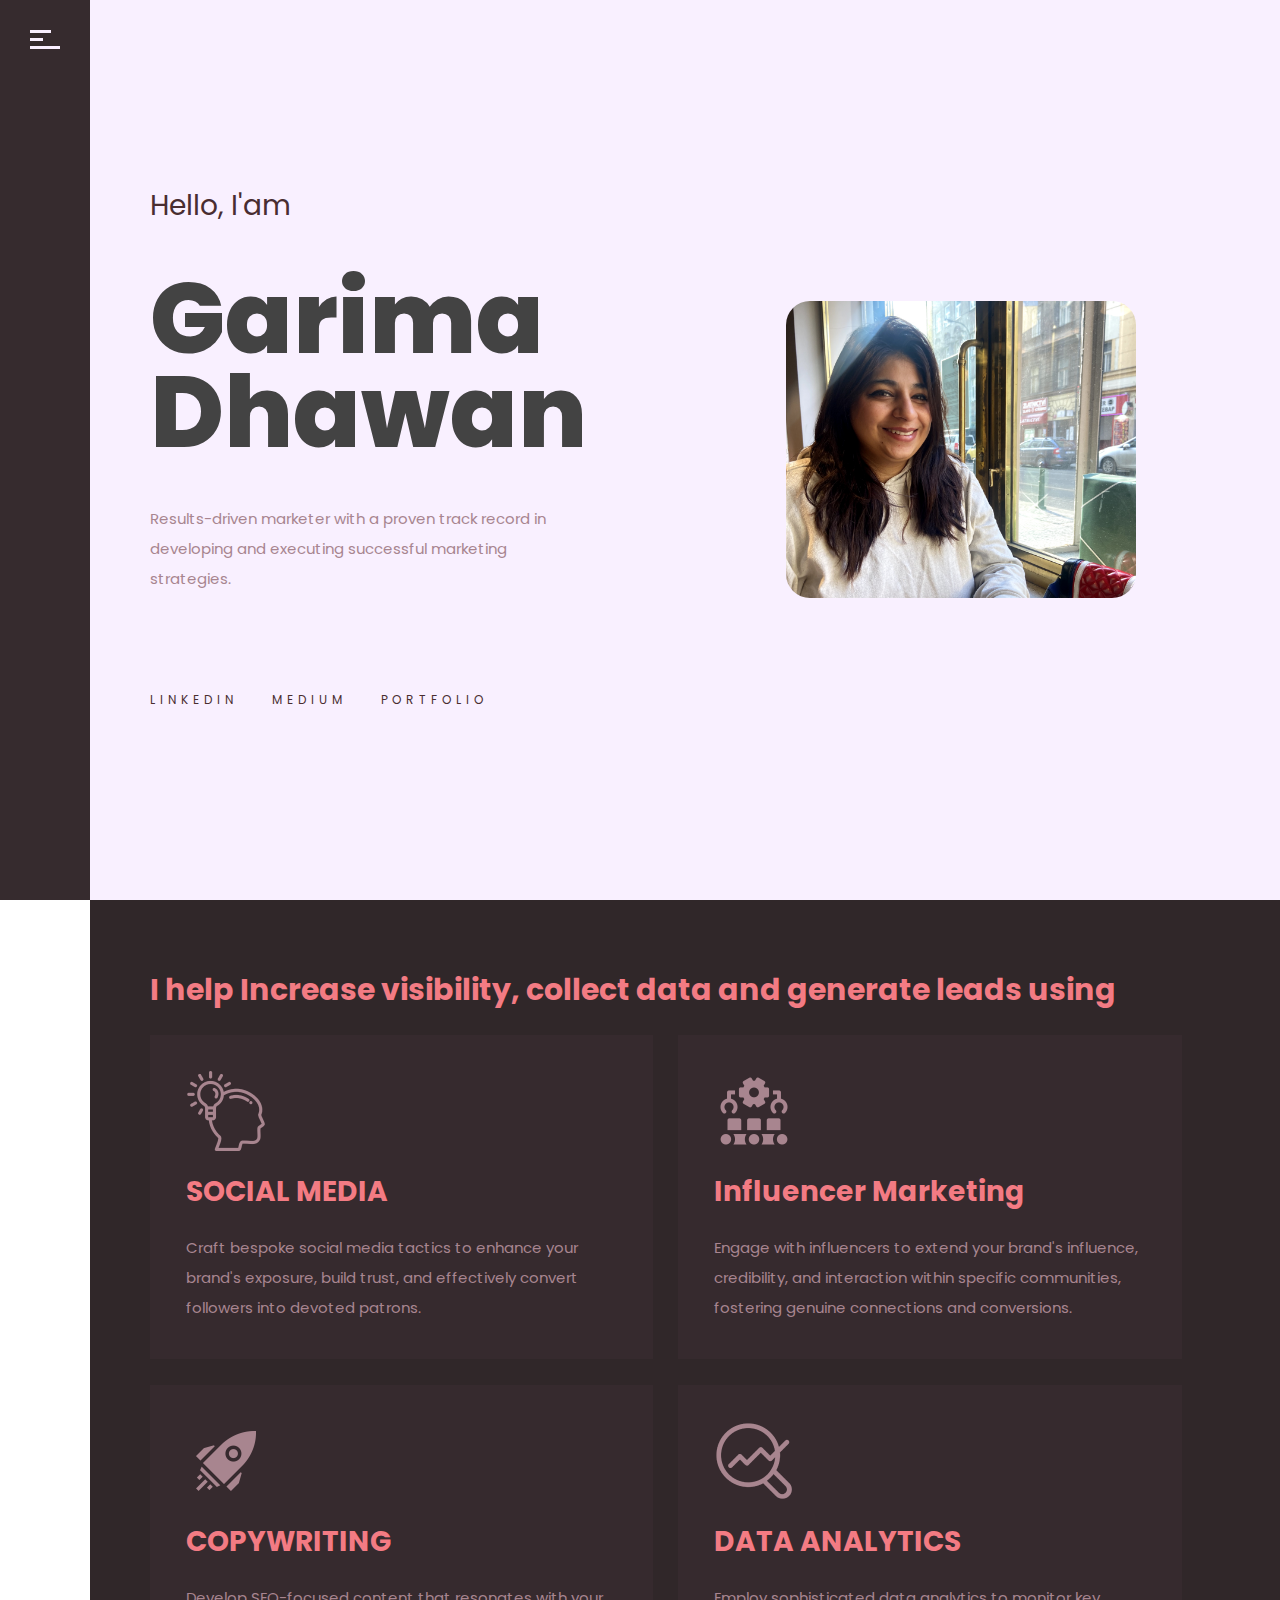
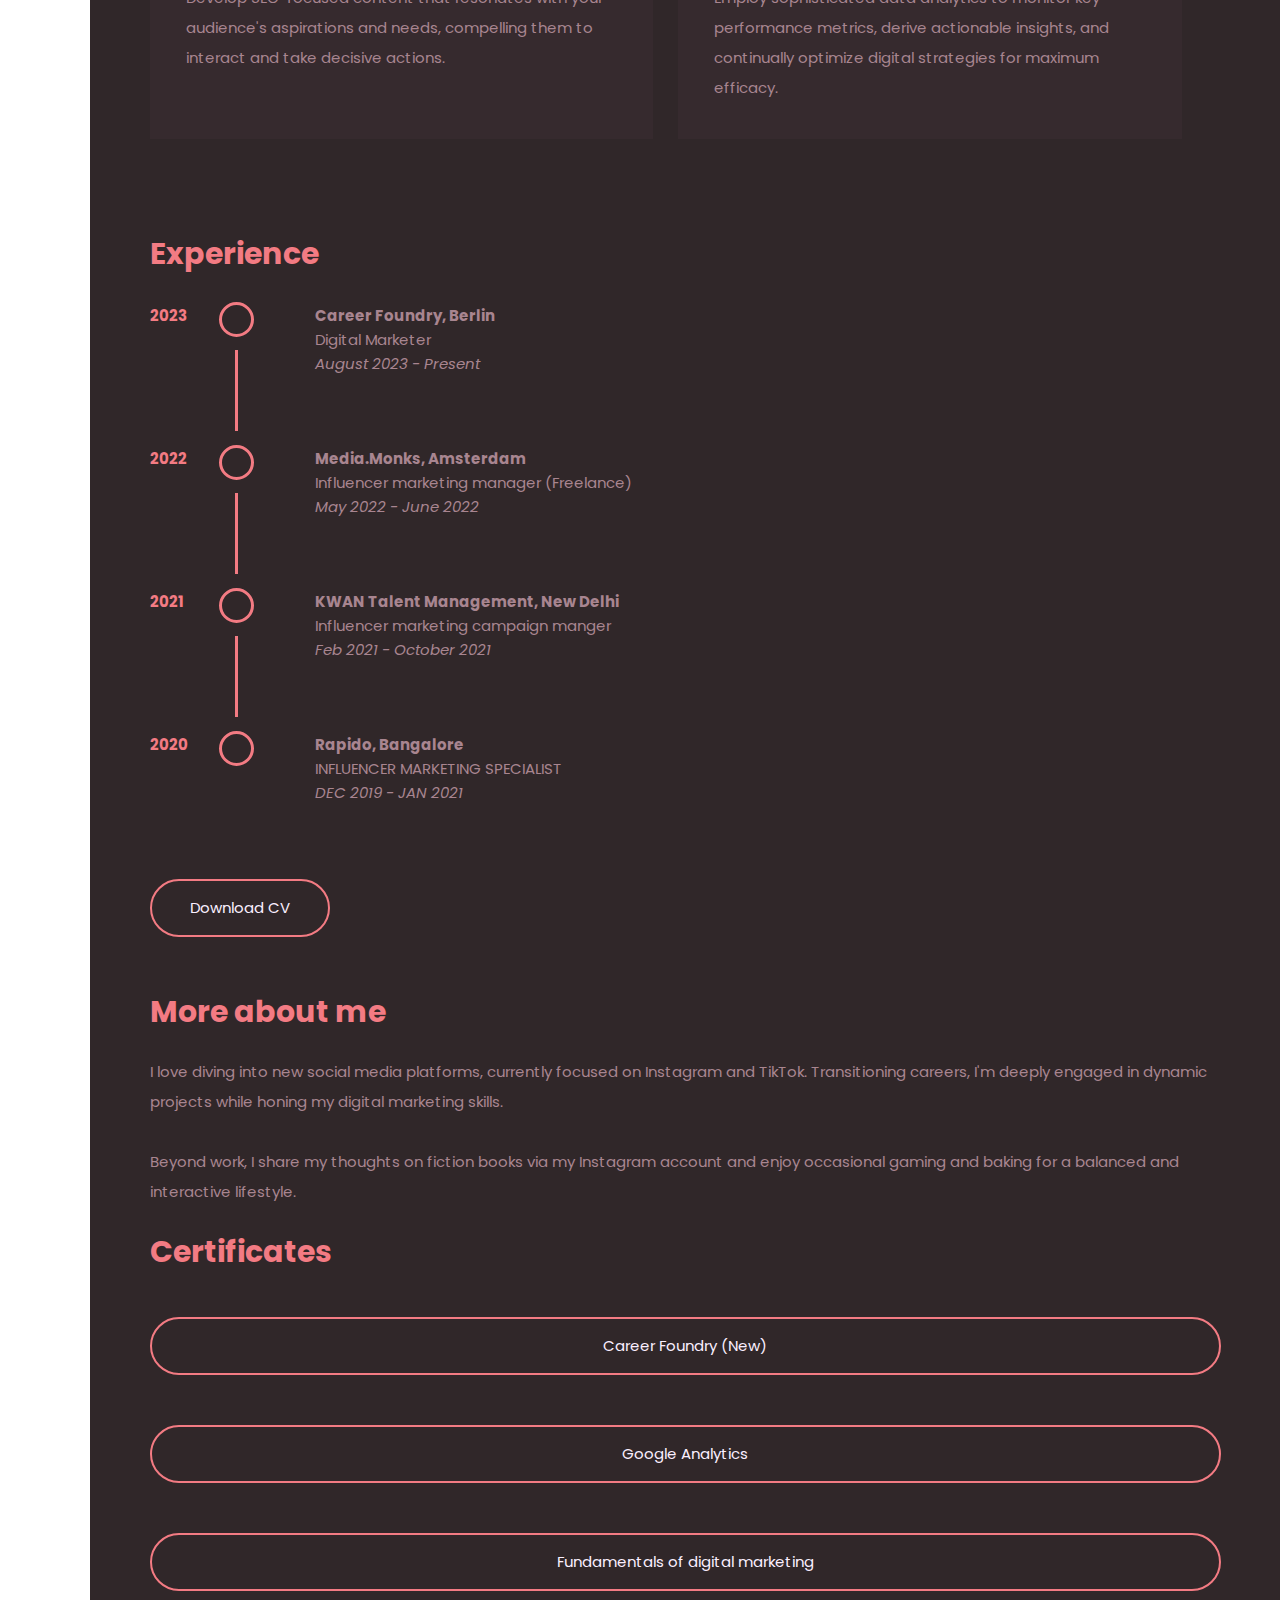
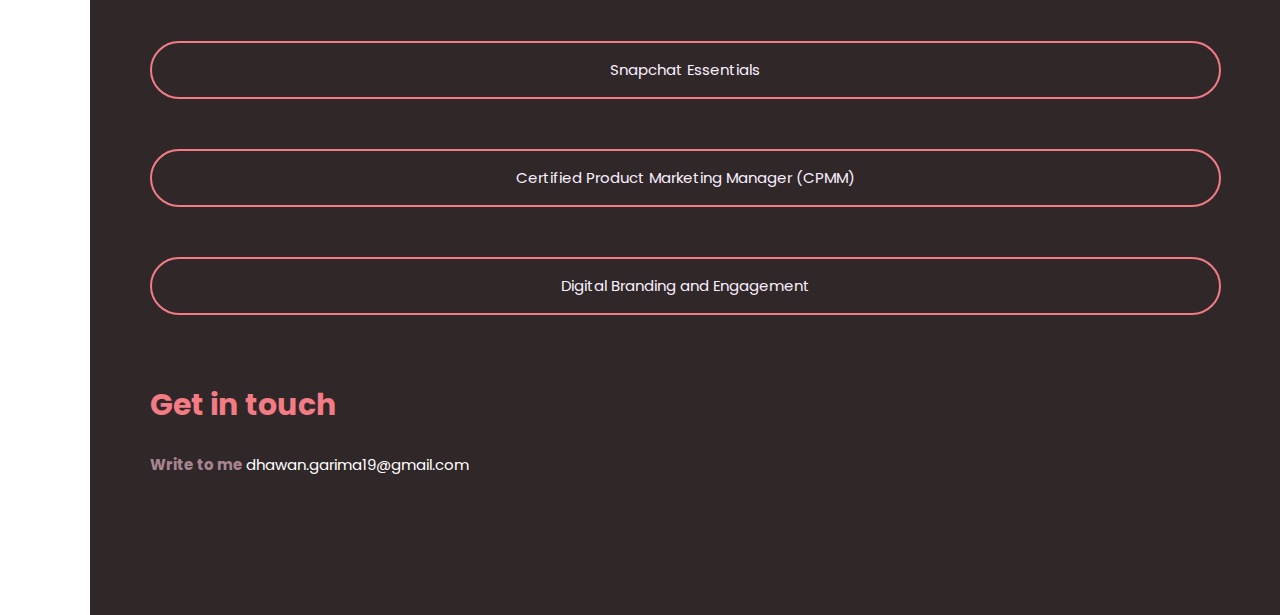
<file: index.html>
<!DOCTYPE HTML>
<html lang="en-US">
    <head>
        <title>Garima Dhawan - Porfolio </title>
        <meta http-equiv="Content-Type" content="text/html; charset=UTF-8">
        <meta name="description" content="Template by CocoBasic" />
        <meta name="keywords" content="HTML, CSS, JavaScript, PHP" />
        <meta name="author" content="CocoBasic" />
        <meta name="viewport" content="width=device-width, initial-scale=1, shrink-to-fit=no">

        <link rel="shortcut icon" href="images/favicon.ico" />
        <link href='https://fonts.googleapis.com/css?family=Poppins:400,700,800' rel='stylesheet' type='text/css'>
        <link rel="stylesheet" type="text/css"  href='css/style.css' />

        <!--[if lt IE 9]>
                <script src="js/html5.js"></script>
                <script src="js/respond.min.js"></script>
        <![endif]-->

        <meta property="og:url" content="http://garima-dhawan.com/" />
        <meta property="og:title" content="Garima Dhawan | Marketer" />
        <meta property="og:description" content="An experienced digital marketer with wide spectrum of experience spanning from execution roles to planning and strategizing." />
        <meta property="og:locale" content="en_US" />
        <meta property="og:type" content="article" />
        <meta property="og:site_name" content="garima-dhawan.com" />
        <meta property="og:image" content="http://garima-dhawan.com/images/self.jpg" />
        <meta property="og:image:type" content="image/jpg" />
        <meta name='twitter:card' content='summary_large_image' />
        <meta name='twitter:site' content='@garimaleo' />
        <meta name='twitter:title' content='Garima Dhawan | Marketer' />
        <meta name='twitter:description' , content='An experienced digital marketer with wide spectrum of experience spanning from execution roles to planning and strategizing.' />
        <meta name="twitter:url" content="http://garima-dhawan.com/" />
        <meta name='twitter:image' content="http://garima-dhawan.com/images/self.jpg" />

    </head>

    <body>

        <!-- Preloader Gif -->
<!--         <div class="doc-loader">
            <img src="images/preloader.gif" alt="Loading">
        </div> -->

        <div id="content" class="site-content">

            <div class="content-left">
                <div class="content-left-wrapper">
                    <header>
                        <div class="toggle-holder">
                            <div id="toggle">
                                <div class="menu-line"></div>
                            </div>
                        </div>

                        <div class="top-pagination">
                            <div class="current-num">
                                <span>01</span>
                            </div>
                            <div class="pagination-div"></div>
                            <div class="total-pages-num"></div>
                        </div>

                        <div class="menu-holder">
                            <div class="menu-wrapper relative">
                                <nav id="header-main-menu">
                                    <ul class="main-menu sm sm-clean">
                                        <li><a href="#home">Home</a></li>
                                        <li><a href="#service">Service</a></li>
                                        <li><a href="portfolio.html">Portfolio</a></li>
                                        <li><a href="#resume">Resume</a></li>
                                        <!-- <li><a href="#skills">Skills</a></li> -->
                                        <li><a href="#contact">Contact</a></li>
                                    </ul>
                                </nav>
                            </div>
                        </div>

                        <div class="my-info-wrapper">
                            <!-- <div class="my-info">
                                <p class="my-info-title"></p>
                                <p class="my-info-content">Attract, Engage & Convert.</p>
                            </div> -->

                            <div class="my-info">
                                <p class="my-info-title">WHAT I DO</p>
                                <p class="my-info-content">Digital Marketing</p>
                            </div>

                            <div class="my-info">
                              <p class="my-info-title">WHERE I LIVE</p>
                              <p class="my-info-content">Berlin, Germany</p>
                            </div>

                            <div class="my-info">
                                <p class="my-info-title">GET IN TOUCH</p>
                                <p class="my-info-content"><a href = "mailto:dhawan.garima19@gmail.com?subject=Hello Garima" class="email_me" target="_blank">dhawan.garima19@gmail.com</a></p>
                            </div>

                        </div>

                        <div class="big-num">
                            <div class="current-big-num">01</div>
                            <div class="icon-scroll"></div>
                        </div>
                    </header>
                </div>

            </div>

            <div class="content-right">
                <div class="content-right-wrapper">

                    <!-- Home Section -->
                    <div id="home" class="section full-width-section">
                        <div class="section-wrapper block">
                            <div class="home-left-part">
                                <p class="site-des">Hello, I'am</p>
                                <h1 class="entry-title">Garima Dhawan</h1>
                                <p class="site-info">
                                  Results-driven marketer with a proven track record in developing and executing successful marketing strategies.
                                </br>
                                </p>

                                <div class="social-links">
                                    <a href="https://www.linkedin.com/in/garima-dhawan-62a18572/" target="_blank">LINKEDIN</a>
                                    <a href="https://medium.com/@garimadhawan" target="_blank">MEDIUM</a>
                                    <a href="portfolio.html">PORTFOLIO</a>
                                </div>

                            </div>
                            <div class="home-right-part shine">
                                <img data-tilt data-tilt-full-page-listening data-tilt-glare data-tilt-max-glare="0.8" src="images/home.jpg" alt="" />
                            </div>
                        </div>
                    </div>

                    <!-- Service Section -->
                    <div id="service" class="section">

                        <div class="section-wrapper block">
                            <h2 class="entry-title section-title">I help Increase visibility, collect data and generate leads using</h2>
                            <div class="content-1300">
                                <div class="row">
                                        <div class="services-wrapper">
                                            <div class="service-holder">
                                                <img src="images/service1.png" alt="" />
                                                <h4 class="service-title">SOCIAL MEDIA</h4>
                                                <div class="service-text">
                                                    Craft bespoke social media tactics to enhance your brand's exposure, build trust, and effectively convert followers into devoted patrons.
                                                </div>
                                            </div>

                                            <div class="service-holder m-right-0">
                                                <img src="images/service5.png" alt="" />
                                                <h4 class="service-title">Influencer Marketing </h4>
                                                <div class="service-text">
                                                    Engage with influencers to extend your brand's influence, credibility, and interaction within specific communities, fostering genuine connections and conversions.
                                                </div>
                                            </div>
                                            <div class="service-holder">
                                                <img src="images/service6.png" alt="" />
                                                <h4 class="service-title">COPYWRITING</h4>
                                                <div class="service-text">
                                                    Develop SEO-focused content that resonates with your audience's aspirations and needs, compelling them to interact and take decisive actions.
                                                </div>
                                            </div>
                                            <div class="service-holder m-right-0">
                                                <img src="images/service8.png" alt="" />
                                                <h4 class="service-title">DATA ANALYTICS</h4>
                                                <div class="service-text">
                                                    Employ sophisticated data analytics to monitor key performance metrics, derive actionable insights, and continually optimize digital strategies for maximum efficacy.
                                                </div>
                                            </div>

                                        </div>

                                <!--     <div class="one-half width-40 last">
                                        <h2 class="entry-title section-title">Services</h2>
                                        <p class="section-info">
                                            Project Management </br>
                                            <i>Crafting ideas and devising strategies to tranform your business</i>
                                        </br></br>
                                            Critical Thinking </br>
                                            <i>Optimize content for search engine and be the talk of the town!!! </i>
                                        </br></br>
                                             Digital Marketing </br>
                                             <i>Increase organic visibilty, quality traffic of your business</i>
                                        </br></br>
                                            Influencer Marketing </br>
                                            <i>Bringing the best strategy for you and your organization on social
                                            media</i>
                                        </p>
                                    </div> -->
                                </div>
                            </div>
                        </div>
                    </div>

                    <!-- Portfolio Section -->
          <!--           <div id="portfolio" class="section">
                        <div class="section-wrapper block">
                            <div class="content-1300">
                                <div id="portfolio-wrapper" class="relative">
                                    <div class="portfolio-load-content-holder"></div>
                                    <div class="grid" id="portfolio-grid">
                                        <div class="grid-sizer"></div>

                                        <div id="p-item-1" class="grid-item element-item p-one-third text">
                                            <a class="item-link ajax-portfolio" href="https://www.mediainfoline.com/advertising/rapido-breaks-stereotypes-with-its-moveforward-campaign" target="_blank" data-id="1">
                                                <img src="images/portfolio1.jpg" alt="" />
                                                <div class="portfolio-text-holder" style="background-color: #534a4bdb;">
                                                    <div class="portfolio-text-wrapper">
                                                        <p class="portfolio-text">Move Forward Campaign</p>
                                                        <p class="portfolio-cat">Helping Rapido break stereotypes with its #MoveForward campaign</p>
                                                    </div>
                                                </div>
                                            </a>
                                        </div>

                                        <div id="p-item-2" class="grid-item element-item p-one-third text">
                                            <a class="item-link ajax-portfolio" href="https://www.medianews4u.com/rapido-announces-its-first-video-campaign-promiseofprotection/" target="_blank" data-id="2">
                                                <img src="images/portfolio2.jpg" alt="" />
                                                <div class="portfolio-text-holder" style="background-color: #baa426c9;">
                                                    <div class="portfolio-text-wrapper">
                                                        <p class="portfolio-text">Promise of Protection </p>
                                                        <p class="portfolio-cat">Helping Rapido announces its first video campaign #PromiseofProtection</p>
                                                    </div>
                                                </div>
                                            </a>
                                        </div>

                                        <div id="p-item-3" class="grid-item element-item p-one-third text">
                                            <a class="item-link ajax-portfolio" href="https://epaper.thestatesman.com/c/27624357" target="_blank" data-id="3">
                                                <img src="images/portfolio3.jpg" alt="" />
                                                <div class="portfolio-text-holder" style="background-color: #26305bd4;">
                                                    <div class="portfolio-text-wrapper">
                                                        <p class="portfolio-text">Feminism for me is a fair society Nimrat Kaur</p>
                                                        <p class="portfolio-cat">My Article in The statesman newspaper</p>
                                                    </div>
                                                </div>
                                            </a>
                                        </div>

                                        <div class="grid-item element-item p-one-third video">
                                            <a class="item-link" href="https://epaper.thestatesman.com/c/27628145" target="_blank" data-id="4">
                                                <img src="images/portfolio4.jpg" alt=""/>
                                                <div class="portfolio-text-holder" style="background-color: #be3a61d1;">
                                                    <div class="portfolio-text-wrapper">
                                                        <p class="portfolio-text">Full of Vibrancy </p>
                                                        <p class="portfolio-cat">My Article in The statesman newspaper</p>
                                                    </div>
                                                </div>
                                            </a>
                                        </div>

                                        <div class="grid-item element-item p-one-third image">
                                            <a class="item-link" href="portfolio.html">
                                                <img src="images/portfolio5.jpg" alt="" />
                                                <div class="portfolio-text-holder" style="background-color: #10284a96;">
                                                    <div class="portfolio-text-wrapper">
                                                        <p class="portfolio-text">CareerFoundry</p>
                                                        <p class="portfolio-cat">Write something here</p>
                                                    </div>
                                                </div>
                                            </a>
                                        </div>

                                    </div>
                                </div>
                            </div>
                        </div>
                    </div>  -->

                    <!-- Resume Section -->
                    <div id="resume" class="section">
                        <div class="section-wrapper block">
                            <div class="content-1300">
                                <div class="row">
                                    <div class="one-half width-55">
                                        <h2 class="entry-title section-title">Experience</h2>

                                        <ul class="timeline-holder">
                                          <li class="timeline-event">
                                              <span class="timeline-circle"></span>
                                              <div class="timeline-event-content">
                                                  <b>Career Foundry, Berlin</b><br>
                                                  <k>Digital Marketer</k> <br>
                                                  <i>August 2023 - Present</i> <br><br>
                                              </div>
                                              <div class="timeline-event-date">2023</div>
                                          </li>
                                          <li class="timeline-event">
                                              <span class="timeline-circle"></span>
                                              <div class="timeline-event-content">
                                                  <b>Media.Monks, Amsterdam</b><br>
                                                  <k>Influencer marketing manager (Freelance)</k> <br>
                                                  <i>May 2022 - June 2022</i> <br><br>
                                              </div>
                                              <div class="timeline-event-date">2022</div>
                                          </li>
                                            <li class="timeline-event">
                                                <span class="timeline-circle"></span>
                                                <div class="timeline-event-content">
                                                    <b>KWAN Talent Management, New Delhi</b><br>
                                                    <k>Influencer marketing campaign manger</k> <br>
                                                    <i>Feb 2021 - October 2021</i> <br><br>
                                                </div>
                                                <div class="timeline-event-date">2021</div>
                                            </li>
                                            <li class="timeline-event">
                                                <span class="timeline-circle"></span>
                                                <div class="timeline-event-content">
                                                    <b>Rapido, Bangalore</b><br>
                                                    <k>INFLUENCER MARKETING SPECIALIST</k> <br>
                                                    <i>DEC 2019 - JAN 2021</i> <br><br>
                                                </div>
                                                <div class="timeline-event-date">2020</div>
                                            </li>
<!-- 
                                            <li class="timeline-event">
                                                <span class="timeline-circle"></span>
                                                <div class="timeline-event-content">
                                                    <b>Grexter, Bangalore</b><br>
                                                    <k>COMMUNITY MANAGER</k><br>
                                                    <i>JUNE 2019 - OCT 2019</i> <br><br>
                                                </div>
                                                <div class="timeline-event-date">2019</div>
                                            </li>

                                            <li class="timeline-event">
                                                <span class="timeline-circle"></span>
                                                <div class="timeline-event-content">
                                                    <b>Buzzooka, Noida</b><br>
                                                    <k>CONTENT STRATEGIST</k><br>
                                                    <i>JULY 2018 - JUNE 2019</i> <br><br>
                                                </div>
                                                <div class="timeline-event-date">2018</div>
                                            </li>

                                            <li class="timeline-event">
                                                <span class="timeline-circle"></span>
                                                <div class="timeline-event-content">
                                                    <b>The Statesman, Kolkata</b><br>
                                                    <k>FEATURE CONTENT WRITER (INTERNSHIP)</k><br>
                                                    <i>DEC 2017 - JAN 2018</i> <br><br>
                                                </div>
                                                <div class="timeline-event-date">2017</div>
                                            </li>

                                            <li class="timeline-event">
                                                <span class="timeline-circle"></span>
                                                <div class="timeline-event-content">
                                                    <b>Wooplr, Bangalore</b><br>
                                                    <k>CRM EXECUTIVE</k><br>
                                                    <i>FEB 2016 - JAN 2017</i> <br><br>
                                                </div>
                                                <div class="timeline-event-date">2016</div>
                                            </li> -->
                                        </ul>
                                         <div class="button-group-wrapper">
                                            <a class="button" href="Resume_Garima.pdf" target="_blank" style="width:auto !important">Download CV</a>
                                        </div>
                                    </div>

                                    <div class="one-half width-40 last">
                                        <h2 class="entry-title section-title">More about me</h2>
                                        <!-- <p class="section-info">
                                        </p> -->
                                        <p>
                                         I love diving into new social media platforms, currently focused on Instagram and TikTok. Transitioning careers, I'm deeply engaged in dynamic projects while honing my digital marketing skills.<br><br> Beyond work, I share my thoughts on fiction books via my Instagram account and enjoy occasional gaming and baking for a balanced and interactive lifestyle.

                                        </br></br>
                                        
                                        <h2 class="entry-title section-title">Certificates</h2>

                                        <div class="button-group-wrapper">
                                            <a class="button" href="CareerFoundry_Certificate_Garima Dhawan.pdf" target="_blank">Career Foundry (New)</a>
                                        </div>
                                        <div class="button-group-wrapper">
                                            <a href="https://analytics.google.com/analytics/academy/certificate/pMKpvS6QSfmM7V4LXsfi5Q" target="_blank" class="button">Google Analytics</a>
                                        </div>
                                        <div class="button-group-wrapper">
                                            <!-- <a class="button" href="Resume_Garima.pdf" target="_blank">Download CV</a> -->
                                            <a href="https://drive.google.com/file/d/1JrQH3vZ_iaI057w5qkBCjb9pjimgH30m/view" target="_blank" class="button">Fundamentals of digital marketing</a>
                                        <div class="button-group-wrapper">
                                            <!-- <a class="button" href="Resume_Garima.pdf" target="_blank">Download CV</a> -->
                                            <a href="https://focus.snapchat.com/student/award/sAuYwKfYStyeXcA2S8xsfwQv" target="_blank" class="button">Snapchat Essentials</a>
                                        </div>
                                        <div class="button-group-wrapper">
                                            <!-- <a class="button" href="Resume_Garima.pdf" target="_blank">Download CV</a> -->
                                            <a href="https://www.udemy.com/certificate/UC-90f9e637-b0b6-480a-a5f4-c4a67956f148/" target="_blank" class="button">Certified Product Marketing Manager (CPMM)</a>
                                        </div>
                                        <div class="button-group-wrapper">
                                            <!-- <a class="button" href="Resume_Garima.pdf" target="_blank">Download CV</a> -->
                                            <a href="https://courses.edx.org/certificates/49dd7b0217984a96844c22ca84fe8424" target="_blank" class="button">Digital Branding and Engagement</a>
                                        </div>
                                    </div>
                                </div>
                            </div>
                        </div>
                    </div>

                    <!-- Skills Section -->
                    <!-- <div id="skills" class="section">
                        <div class="section-wrapper block">
                            <div class="content-1300">
                                <div class="row m-bottom-60">
                                    <h2 class="entry-title section-title">Languages</h2>

                                    <div class="skill-circle-holder" style="margin-bottom: -60px !important;">
                                        <div class="skill-circle">
                                            <div class="skill-circle-wrapper relative" data-value="0.99" data-color="#f37b83" data-empty-color="#554247">
                                                <span class="skill-circle-num"></span>
                                            </div>
                                            <p class="skill-circle-text">English</p>
                                        </div>

                                        <div class="skill-circle">
                                            <div class="skill-circle-wrapper relative" data-value="0.99" data-color="#f37b83" data-empty-color="#554247">
                                                <span class="skill-circle-num"></span>
                                            </div>
                                            <p class="skill-circle-text">Hindi</p>
                                        </div>

                                        <div class="skill-circle">
                                            <div class="skill-circle-wrapper relative" data-value="0.15" data-color="#f37b83" data-empty-color="#554247">
                                                <span class="skill-circle-num"></span>
                                            </div>
                                            <p class="skill-circle-text">German</p>
                                        </div>

                                        <div class="skill-circle">
                                            <div class="skill-circle-wrapper relative" data-value="0.5" data-color="#f37b83" data-empty-color="#554247">
                                                <span class="skill-circle-num"></span>
                                            </div>
                                            <p class="skill-circle-text">French</p>
                                        </div>

                                    </div>
                                </div>
                            </div>
                        </div>
                    </div> -->

                    <!-- Contact Section -->
                    <div id="contact" class="section">
                        <div class="section-wrapper block">
                            <div class="content-1300">
                                <div class="row">
                                    <h2 class="entry-title section-title">Get in touch</h2>
                                    <div class="one-half width-40">
                                        <p>
                                            <b>Write to me </b> <a href = "mailto:dhawan.garima19@gmail.com?subject=Hello Garima" class="email_me" >dhawan.garima19@gmail.com</a> <br>
                                        </p>
                                    </div>
                                </div>
                            </div>
                        </div>
                    </div>

                </div>
            </div>
        </div>

        <!--Load JavaScript-->
        <!-- <script data-cfasync="false" src="js/email-decode.min.js"></script> -->
        <script src="js/jquery.js"></script>
        <script src='js/imagesloaded.pkgd.js'></script>
        <script src='js/jquery.prettyPhoto.js'></script>
        <script src='js/isotope.pkgd.js'></script>
        <script src='js/jquery.smartmenus.min.js'></script>
        <script src='js/owl.carousel.min.js'></script>
        <script src='js/circle-progress.min.js'></script>
        <script src='js/main.js'></script>
        <script src='js/vanilla-tilt.min.js'></script>
        <!-- Google tag (gtag.js) -->
        <script async src="https://www.googletagmanager.com/gtag/js?id=G-J9Y4CX0HKN"></script>
        <script>
          window.dataLayer = window.dataLayer || [];
          function gtag(){dataLayer.push(arguments);}
          gtag('js', new Date());

          gtag('config', 'G-J9Y4CX0HKN');
        </script>          
          
    </body>
</html>
</file>
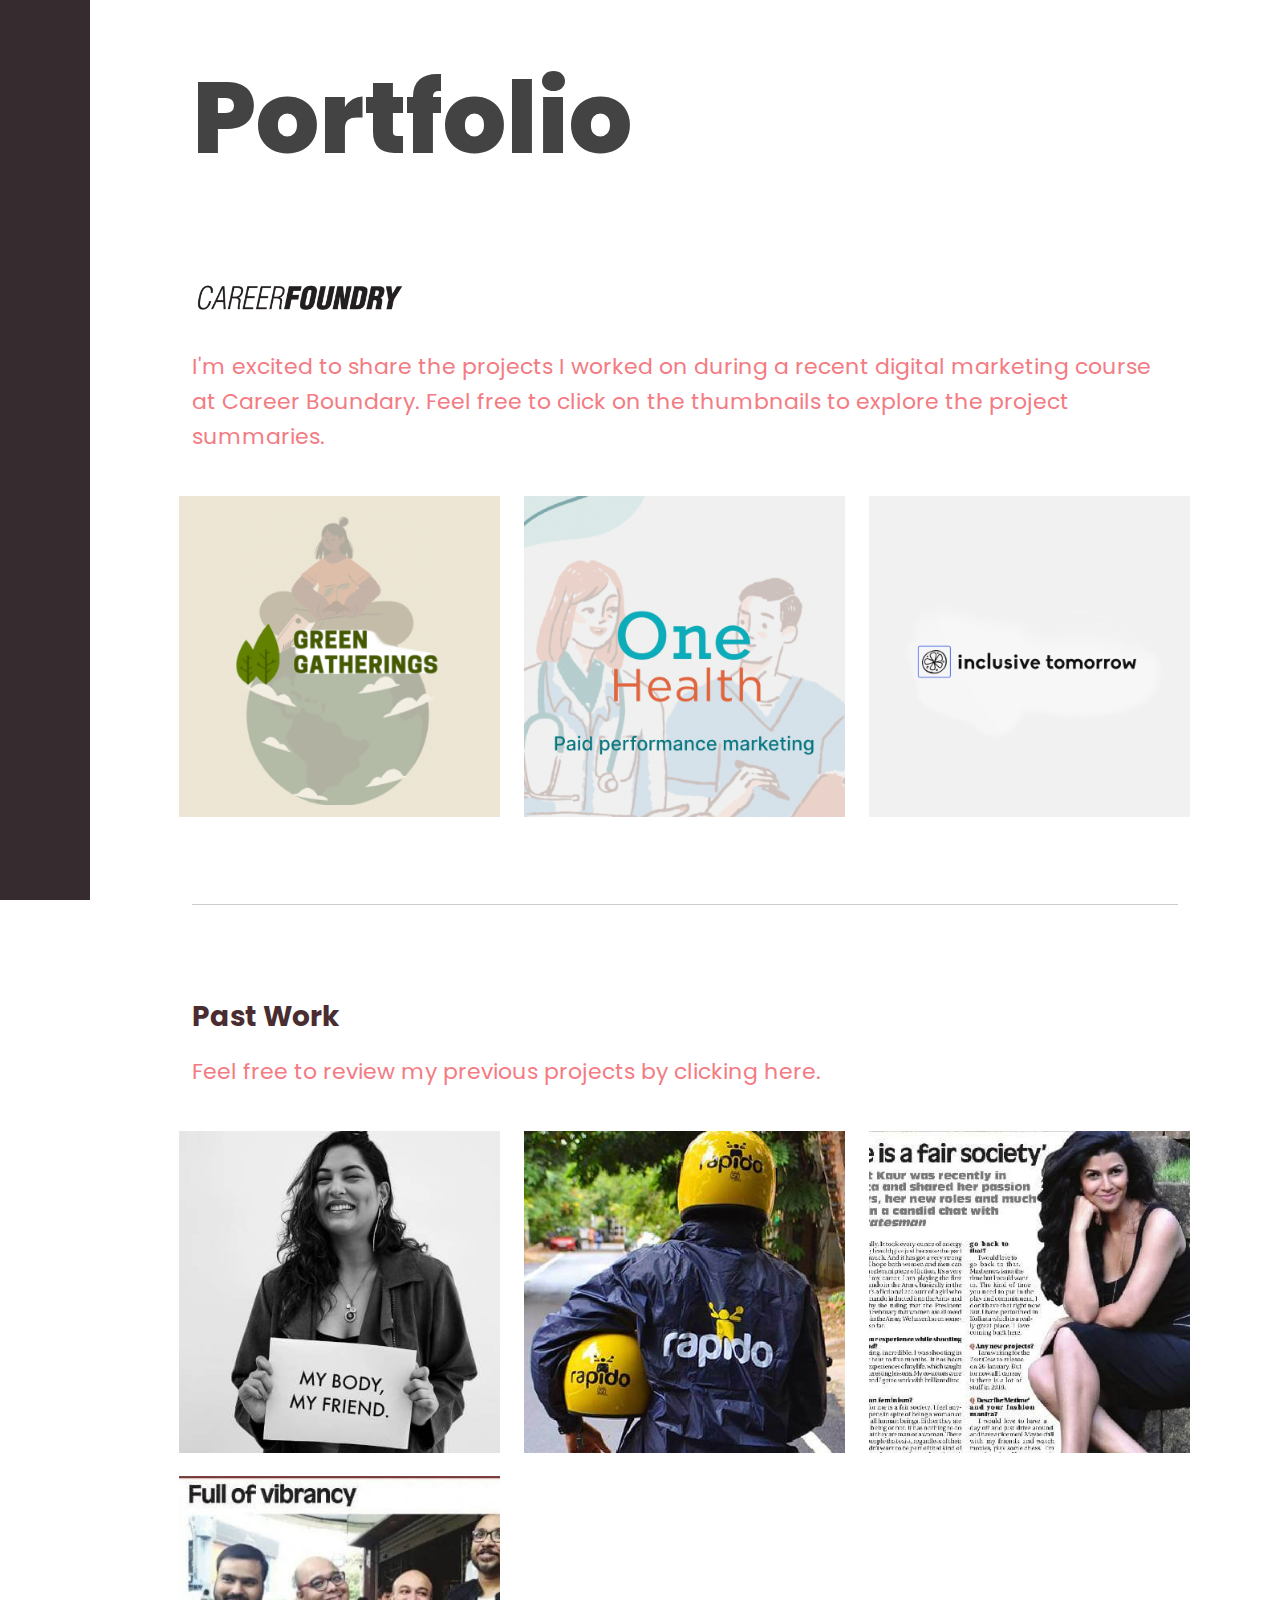
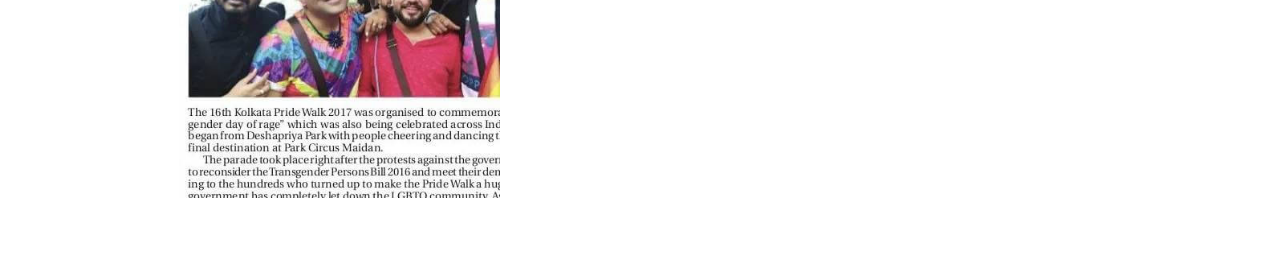
<file: Portfolio.html>
<!DOCTYPE HTML>
<html lang="en-US">
   <head>
      <title>Garima Dhawan - Porfolio </title>
      <meta http-equiv="Content-Type" content="text/html; charset=UTF-8">
      <meta name="description" content="Template by CocoBasic" />
      <meta name="keywords" content="HTML, CSS, JavaScript, PHP" />
      <meta name="author" content="CocoBasic" />
      <meta name="viewport" content="width=device-width, initial-scale=1, shrink-to-fit=no">
      <link rel="shortcut icon" href="images/favicon.ico" />
      <link href='https://fonts.googleapis.com/css?family=Poppins:400,700,800' rel='stylesheet' type='text/css'>
      <link rel="stylesheet" type="text/css"  href='css/style.css' />
      <!--[if lt IE 9]>
      <script src="js/html5.js"></script>
      <script src="js/respond.min.js"></script>
      <![endif]-->
      <meta property="og:url" content="http://garima-dhawan.com/" />
      <meta property="og:title" content="Garima Dhawan | Marketer" />
      <meta property="og:description" content="An experienced digital marketer with wide spectrum of experience spanning from execution roles to planning and strategizing." />
      <meta property="og:locale" content="en_US" />
      <meta property="og:type" content="article" />
      <meta property="og:site_name" content="garima-dhawan.com" />
      <meta property="og:image" content="http://garima-dhawan.com/images/self.jpg" />
      <meta property="og:image:type" content="image/jpg" />
      <meta name='twitter:card' content='summary_large_image' />
      <meta name='twitter:site' content='@garimaleo' />
      <meta name='twitter:title' content='Garima Dhawan | Marketer' />
      <meta name='twitter:description' , content='An experienced digital marketer with wide spectrum of experience spanning from execution roles to planning and strategizing.' />
      <meta name="twitter:url" content="http://garima-dhawan.com/" />
      <meta name='twitter:image' content="http://garima-dhawan.com/images/self.jpg" />
   </head>
   <body>
      <div class="content" class="site-content">
       
                <div class="content-left">
                    <div class="content-left-wrapper">
                        <header>
                            <a href="index.html" class="button hack_portfolio_link">Back to home</a>
                            <div class="my-info-wrapper">
                                <!-- <div class="my-info">
                                    <p class="my-info-title"></p>
                                    <p class="my-info-content">Attract, Engage & Convert.</p>
                                </div> -->

                                <div class="my-info">
                                    <p class="my-info-title">WHAT I DO</p>
                                    <p class="my-info-content">Freelance Marketing Consultant</p>
                                </div>

                                <div class="my-info">
                                  <p class="my-info-title">WHERE I LIVE</p>
                                  <p class="my-info-content">Berlin, Germany</p>
                                </div>

                                <div class="my-info">
                                    <p class="my-info-title">GET IN TOUCH</p>
                                    <p class="my-info-content"><a href = "mailto:dhawan.garima19@gmail.com?subject=Hello Garima" class="email_me" target="_blank">dhawan.garima19@gmail.com</a></p>
                                </div>

                            </div>

                            <div class="big-num">
                                <!-- <div class="current-big-num">01</div> -->
                                <a href="index.html" class="button">Back to home</a>

                                <div class="icon-scroll"></div>
                            </div>
                        </header>
                    </div>

                </div>

               <div class="content-right" style="    padding: 4% 8%;">
                  <h1 class="entry-title">Portfolio</h1>
                  <br>
                  <br>
                  <img class="my-info-signature" src="images/careerfoundry1.png" alt="" style="padding: 16px 0;">
                  <p class="section-info">
                     I'm excited to share the projects I worked on during a recent digital marketing course at Career Boundary. Feel free to click on the thumbnails to explore the project summaries.
                  </p>
                  <div id="portfolio-wrapper" class="relative">
                     <!-- <div class="portfolio-load-content-holder"></div> -->
                     <div class="grid" id="portfolio-grid">
                        <div class="grid-sizer"></div>
                        <div id="p-item-1" class="grid-item element-item p-one-third text">
                           <a class="item-link ajax-portfolio" href="https://docs.google.com/presentation/d/1YQY6v2CHJEeeVwBZw2qsssTDSimMDhusigPk2R7DRfU/present?usp=sharing" target="_blank" data-id="1">
                              <img src="images/green_gad.png" target="_blank" alt="" />
                              <div class="portfolio-text-holder" style="background-color: #534a4bdb;">
                                 <div class="portfolio-text-wrapper">
                                    <p class="portfolio-text">Green Gatherings</p>
                                    <p class="portfolio-cat">Make sustainability and caring for our planet both fun and accessible </p>
                                 </div>
                              </div>
                           </a>
                        </div>
                        <div id="p-item-2" class="grid-item element-item p-one-third text">
                           <a class="item-link ajax-portfolio" target="_blank" href="https://docs.google.com/presentation/d/1PtagvFcMkQe_u_Si5GqX9dogljJEOciJYipYB6ZWXQw/present?usp=sharing" data-id="1">
                              <img src="images/one_health.png" alt="" />
                              <div class="portfolio-text-holder" style="background-color: #534a4bdb;">
                                 <div class="portfolio-text-wrapper">
                                    <p class="portfolio-text">One Health</p>
                                    <p class="portfolio-cat">30% p.m subscriber growth</p>
                                 </div>
                              </div>
                           </a>
                        </div>
                          <div id="p-item-3" class="grid-item element-item p-one-third text">
                           <a class="item-link ajax-portfolio" target="_blank" href="https://docs.google.com/presentation/d/1HFlQXDfT23RSS80kfpw1meffVYdEw5VNLqF0Q79joCQ/present?usp=sharing" data-id="1">
                              <img src="images/incl_tmr.png" alt="" />
                              <div class="portfolio-text-holder" style="background-color: #534a4bdb;">
                                 <div class="portfolio-text-wrapper">
                                    <p class="portfolio-text">Inclusive Tomorrow</p>
                                    <p class="portfolio-cat">Marketing Analyst on the Inclusive Tomorrow marketing team.
                                     </p>
                                 </div>
                              </div>
                           </a>
                        </div>
                     </div>
                     <br>
                     <br>
                     <hr>
                     <br>
                     <br>

                     <h2 class="site-des">Past Work </h2>
                     <!-- <h1 class="entry-title"> Green Gatherings</h1> -->
                     <p class="section-info">
                       Feel free to review my previous projects by clicking here.
                     </p>
                     <div id="portfolio-wrapper" class="relative">
                        <!-- <div class="portfolio-load-content-holder"></div> -->
                        <div class="grid" id="portfolio-grid">
                           <div id="p-item-1" class="grid-item element-item p-one-third text">
                              <a class="item-link ajax-portfolio" href="https://www.mediainfoline.com/advertising/rapido-breaks-stereotypes-with-its-moveforward-campaign" target="_blank" data-id="1">
                                 <img src="images/portfolio1.jpg" alt="" />
                                 <div class="portfolio-text-holder" style="background-color: #534a4bdb;">
                                    <div class="portfolio-text-wrapper">
                                       <p class="portfolio-text">Move Forward Campaign</p>
                                       <p class="portfolio-cat">Helping Rapido break stereotypes with its #MoveForward campaign</p>
                                    </div>
                                 </div>
                              </a>
                           </div>
                           <div id="p-item-2" class="grid-item element-item p-one-third text">
                              <a class="item-link ajax-portfolio" href="https://www.medianews4u.com/rapido-announces-its-first-video-campaign-promiseofprotection/" target="_blank" data-id="2">
                                 <img src="images/portfolio2.jpg" alt="" />
                                 <div class="portfolio-text-holder" style="background-color: #baa426c9;">
                                    <div class="portfolio-text-wrapper">
                                       <p class="portfolio-text">Promise of Protection </p>
                                       <p class="portfolio-cat">Helping Rapido announces its first video campaign #PromiseofProtection</p>
                                    </div>
                                 </div>
                              </a>
                           </div>
                           <div id="p-item-3" class="grid-item element-item p-one-third text">
                              <a class="item-link ajax-portfolio" href="https://epaper.thestatesman.com/c/27624357" target="_blank" data-id="3">
                                 <img src="images/portfolio3.jpg" alt="" />
                                 <div class="portfolio-text-holder" style="background-color: #26305bd4;">
                                    <div class="portfolio-text-wrapper">
                                       <p class="portfolio-text">Feminism for me is a fair society Nimrat Kaur</p>
                                       <p class="portfolio-cat">My Article in The statesman newspaper</p>
                                    </div>
                                 </div>
                              </a>
                           </div>
                           <div class="grid-item element-item p-one-third video">
                              <a class="item-link" href="https://epaper.thestatesman.com/c/27628145" target="_blank" data-id="4">
                                 <img src="images/portfolio4.jpg" alt=""/>
                                 <div class="portfolio-text-holder" style="background-color: #be3a61d1;">
                                    <div class="portfolio-text-wrapper">
                                       <p class="portfolio-text">Full of Vibrancy </p>
                                       <p class="portfolio-cat">My Article in The statesman newspaper</p>
                                    </div>
                                 </div>
                              </a>
                           </div>
                           <div class="grid-sizer"></div>
                        </div>
                     </div>
                  </div>
               </div>
         </div>
      <!--Load JavaScript-->
      <!-- <script data-cfasync="false" src="js/email-decode.min.js"></script> -->
      <script src="js/jquery.js"></script>
      <script src='js/imagesloaded.pkgd.js'></script>
      <script src='js/jquery.prettyPhoto.js'></script>
      <script src='js/isotope.pkgd.js'></script>
      <script src='js/jquery.smartmenus.min.js'></script>
      <script src='js/owl.carousel.min.js'></script>
      <script src='js/circle-progress.min.js'></script>
      <script src='js/main.js'></script>
      <script src='js/vanilla-tilt.min.js'></script>
      
    <!-- Google tag (gtag.js) -->
    <script async src="https://www.googletagmanager.com/gtag/js?id=G-J9Y4CX0HKN"></script>
    <script>
      window.dataLayer = window.dataLayer || [];
      function gtag(){dataLayer.push(arguments);}
      gtag('js', new Date());

      gtag('config', 'G-J9Y4CX0HKN');
    </script>          

   </body>
</html>
</file>
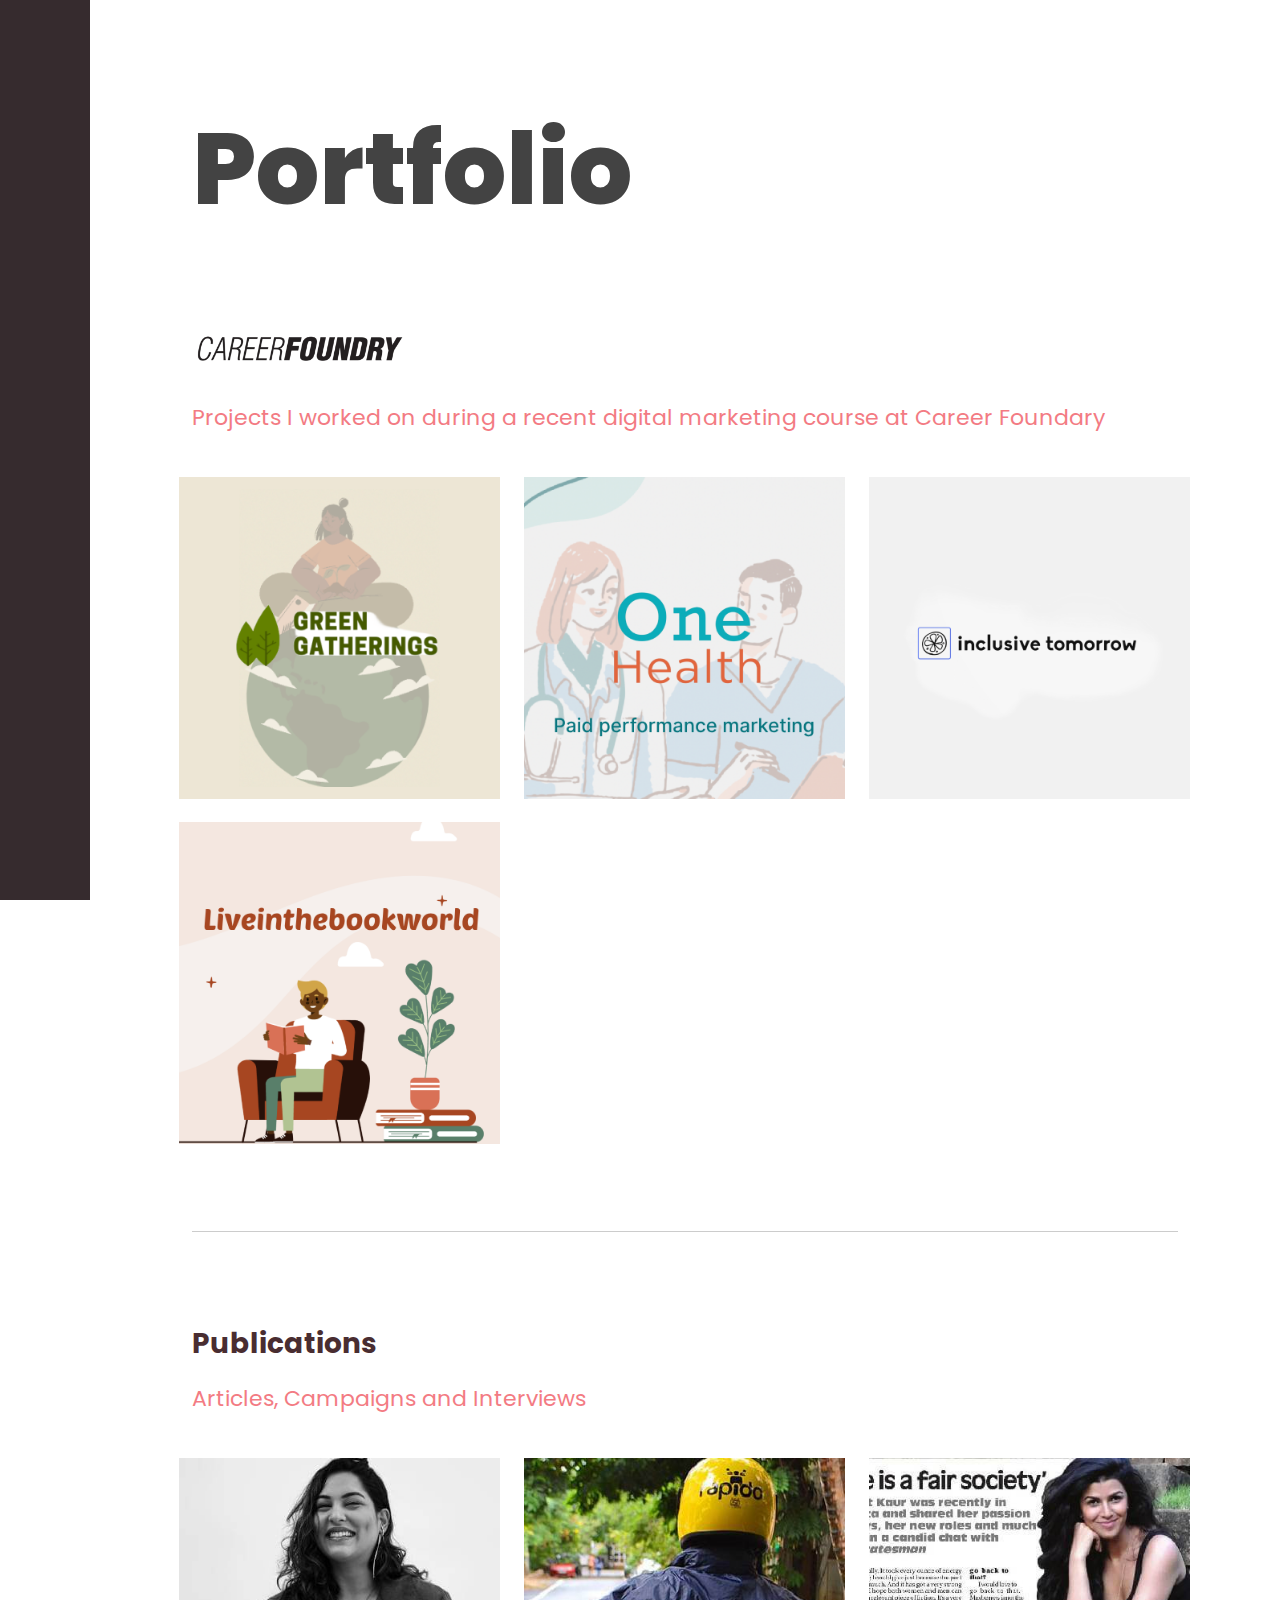
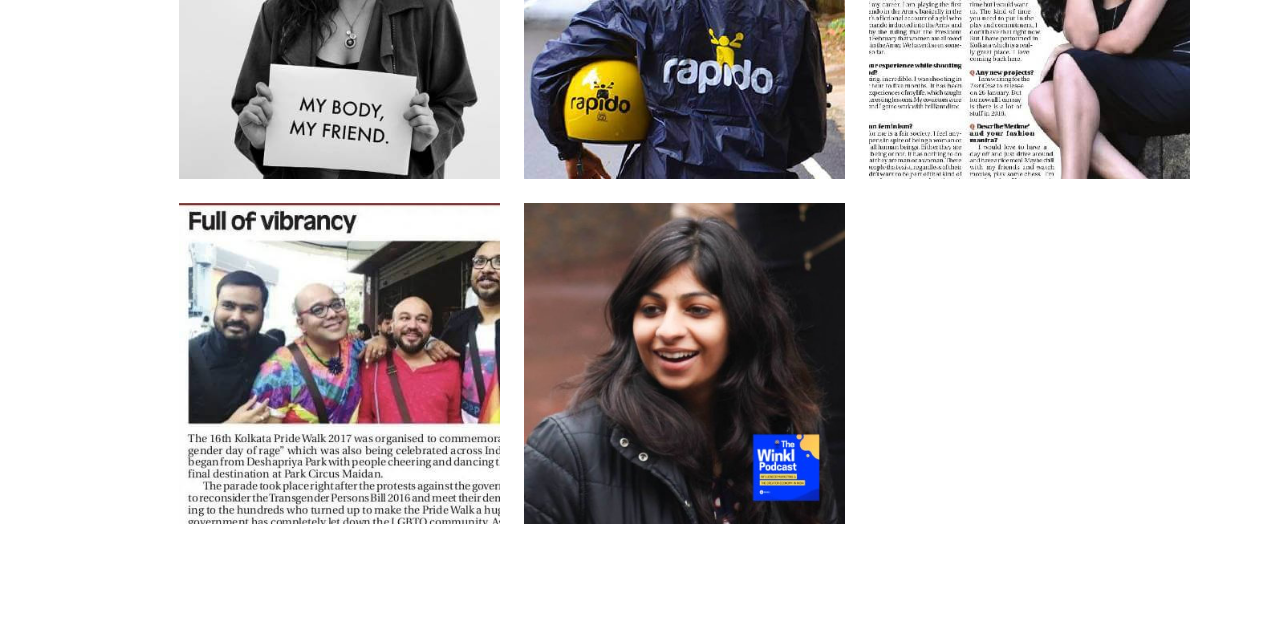
<file: portfolio.html>
<!DOCTYPE HTML>
<html lang="en-US">
   <head>
      <title>Garima Dhawan - Porfolio </title>
      <meta http-equiv="Content-Type" content="text/html; charset=UTF-8">
      <meta name="description" content="Template by CocoBasic" />
      <meta name="keywords" content="HTML, CSS, JavaScript, PHP" />
      <meta name="author" content="CocoBasic" />
      <meta name="viewport" content="width=device-width, initial-scale=1, shrink-to-fit=no">
      <link rel="shortcut icon" href="images/favicon.ico" />
      <link href='https://fonts.googleapis.com/css?family=Poppins:400,700,800' rel='stylesheet' type='text/css'>
      <link rel="stylesheet" type="text/css"  href='css/style.css' />
      <!--[if lt IE 9]>
      <script src="js/html5.js"></script>
      <script src="js/respond.min.js"></script>
      <![endif]-->
      <meta property="og:url" content="http://garima-dhawan.com/" />
      <meta property="og:title" content="Garima Dhawan | Marketer" />
      <meta property="og:description" content="An experienced digital marketer with wide spectrum of experience spanning from execution roles to planning and strategizing." />
      <meta property="og:locale" content="en_US" />
      <meta property="og:type" content="article" />
      <meta property="og:site_name" content="garima-dhawan.com" />
      <meta property="og:image" content="http://garima-dhawan.com/images/self.jpg" />
      <meta property="og:image:type" content="image/jpg" />
      <meta name='twitter:card' content='summary_large_image' />
      <meta name='twitter:site' content='@garimaleo' />
      <meta name='twitter:title' content='Garima Dhawan | Marketer' />
      <meta name='twitter:description' , content='An experienced digital marketer with wide spectrum of experience spanning from execution roles to planning and strategizing.' />
      <meta name="twitter:url" content="http://garima-dhawan.com/" />
      <meta name='twitter:image' content="http://garima-dhawan.com/images/self.jpg" />
   </head>
   <body>
      <div class="content" class="site-content">
       
                <div class="content-left">
                    <div class="content-left-wrapper">
                        <header>
                            <a href="index.html" class="button hack_portfolio_link">Back to home</a>
                            <div class="my-info-wrapper">
                                <!-- <div class="my-info">
                                    <p class="my-info-title"></p>
                                    <p class="my-info-content">Attract, Engage & Convert.</p>
                                </div> -->

                                <div class="my-info">
                                    <p class="my-info-title">WHAT I DO</p>
                                    <p class="my-info-content">Digital Marketing</p>
                                </div>

                                <div class="my-info">
                                  <p class="my-info-title">WHERE I LIVE</p>
                                  <p class="my-info-content">Berlin, Germany</p>
                                </div>

                                <div class="my-info">
                                    <p class="my-info-title">GET IN TOUCH</p>
                                    <p class="my-info-content"><a href = "mailto:dhawan.garima19@gmail.com?subject=Hello Garima" class="email_me" target="_blank">dhawan.garima19@gmail.com</a></p>
                                </div>

                            </div>

                            <div class="big-num">
                                <!-- <div class="current-big-num">01</div> -->
                                <a href="index.html" class="button">Back to home</a>

                                <div class="icon-scroll"></div>
                            </div>
                        </header>
                    </div>

                </div>

               <div class="content-right" style="padding: 8%;">
                  <h1 class="entry-title">Portfolio</h1>
                  <br>
                  <br>
                  <img class="my-info-signature" src="images/careerfoundry1.png" alt="" style="padding: 16px 0;">
                  <p class="section-info">
                     Projects I worked on during a recent digital marketing course at Career Foundary
                  </p>
                  <div id="portfolio-wrapper" class="relative">
                     <!-- <div class="portfolio-load-content-holder"></div> -->
                     <div class="grid" id="portfolio-grid">
                        <div class="grid-sizer"></div>
                        <div id="p-item-1" class="grid-item element-item p-one-third text">
                           <a class="item-link ajax-portfolio" href="https://docs.google.com/presentation/d/1YQY6v2CHJEeeVwBZw2qsssTDSimMDhusigPk2R7DRfU/present?usp=sharing" target="_blank" data-id="1">
                              <img src="images/green_gad.png" target="_blank" alt="" />
                              <div class="portfolio-text-holder" style="background-color: #534a4bdb;">
                                 <div class="portfolio-text-wrapper">
                                    <p class="portfolio-text">Green Gatherings</p>
                                    <p class="portfolio-cat">Content Marketing, SEO & Email Marketing</p>
                                 </div>
                              </div>
                           </a>
                        </div>
                        <div id="p-item-2" class="grid-item element-item p-one-third text">
                           <a class="item-link ajax-portfolio" target="_blank" href="https://docs.google.com/presentation/d/1PtagvFcMkQe_u_Si5GqX9dogljJEOciJYipYB6ZWXQw/present?usp=sharing" data-id="1">
                              <img src="images/one_health.png" alt="" />
                              <div class="portfolio-text-holder" style="background-color: #534a4bdb;">
                                 <div class="portfolio-text-wrapper">
                                    <p class="portfolio-text">One Health</p>
                                    <p class="portfolio-cat">Social Media Branding and Performance Marketing</p>
                                 </div>
                              </div>
                           </a>
                        </div>
                          <div id="p-item-3" class="grid-item element-item p-one-third text">
                           <a class="item-link ajax-portfolio" target="_blank" href="https://docs.google.com/presentation/d/1HFlQXDfT23RSS80kfpw1meffVYdEw5VNLqF0Q79joCQ/present?usp=sharing" data-id="1">
                              <img src="images/incl_tmr.png" alt="" />
                              <div class="portfolio-text-holder" style="background-color: #534a4bdb;">
                                 <div class="portfolio-text-wrapper">
                                    <p class="portfolio-text">Inclusive Tomorrow</p>
                                    <p class="portfolio-cat">Multi-Channel Marketing & Analytics
                                     </p>
                                 </div>
                              </div>
                           </a>
                        </div>
                        <div id="p-item-3" class="grid-item element-item p-one-third text">
                           <a class="item-link ajax-portfolio" target="_blank" href="https://docs.google.com/presentation/d/1gM2KQ1H1y6ixMp0jLMaMwqccrxXSvwIaJaOcvdvD80g/present?usp=sharing" data-id="1">
                              <img src="images/book_world.png" alt="" />
                              <div class="portfolio-text-holder" style="background-color: #534a4bdb;">
                                 <div class="portfolio-text-wrapper">
                                    <p class="portfolio-text">LiveInTheBookWorld</p>
                                    <p class="portfolio-cat">Personal Project
                                     </p>
                                 </div>
                              </div>
                           </a>
                        </div>
                     </div>
                     <br>
                     <br>
                     <hr>
                     <br>
                     <br>

                     <h2 class="site-des">Publications </h2>
                     <!-- <h1 class="entry-title"> Green Gatherings</h1> -->
                     <p class="section-info">
                       Articles, Campaigns and Interviews
                     </p>
                     <div id="portfolio-wrapper" class="relative">
                        <!-- <div class="portfolio-load-content-holder"></div> -->
                        <div class="grid" id="portfolio-grid">
                           <div id="p-item-1" class="grid-item element-item p-one-third text">
                              <a class="item-link ajax-portfolio" href="https://www.mediainfoline.com/advertising/rapido-breaks-stereotypes-with-its-moveforward-campaign" target="_blank" data-id="1">
                                 <img src="images/portfolio1.jpg" alt="" />
                                 <div class="portfolio-text-holder" style="background-color: #534a4bdb;">
                                    <div class="portfolio-text-wrapper">
                                       <p class="portfolio-text">Move Forward Campaign</p>
                                       <p class="portfolio-cat">Rapido breaks stereotypes with its #MoveForward campaign</p>
                                    </div>
                                 </div>
                              </a>
                           </div>
                           <div id="p-item-2" class="grid-item element-item p-one-third text">
                              <a class="item-link ajax-portfolio" href="https://www.medianews4u.com/rapido-announces-its-first-video-campaign-promiseofprotection/" target="_blank" data-id="2">
                                 <img src="images/portfolio2.jpg" alt="" />
                                 <div class="portfolio-text-holder" style="background-color: #baa426c9;">
                                    <div class="portfolio-text-wrapper">
                                       <p class="portfolio-text">Promise of Protection </p>
                                       <p class="portfolio-cat">Rapido announces its first video campaign #PromiseofProtection</p>
                                    </div>
                                 </div>
                              </a>
                           </div>
                           <div id="p-item-3" class="grid-item element-item p-one-third text">
                              <a class="item-link ajax-portfolio" href="https://epaper.thestatesman.com/c/27624357" target="_blank" data-id="3">
                                 <img src="images/portfolio3.jpg" alt="" />
                                 <div class="portfolio-text-holder" style="background-color: #26305bd4;">
                                    <div class="portfolio-text-wrapper">
                                       <p class="portfolio-text">Feminism for me is a fair society Nimrat Kaur</p>
                                       <p class="portfolio-cat">My Article in The statesman newspaper</p>
                                    </div>
                                 </div>
                              </a>
                           </div>
                           <div class="grid-item element-item p-one-third video">
                              <a class="item-link" href="https://epaper.thestatesman.com/c/27628145" target="_blank" data-id="4">
                                 <img src="images/portfolio4.jpg" alt=""/>
                                 <div class="portfolio-text-holder" style="background-color: #be3a61d1;">
                                    <div class="portfolio-text-wrapper">
                                       <p class="portfolio-text">Full of Vibrancy </p>
                                       <p class="portfolio-cat">My Article in The statesman newspaper</p>
                                    </div>
                                 </div>
                              </a>
                           </div>
                              <div class="grid-item element-item p-one-third image">
                                            <a class="item-link" href="https://influencermarketing.winkl.co/c/here-s-how-garima-leveraged-influencer-marketing-to-drive-a-social-message" data-id="5" target="_blank">
                                                <img src="images/portfolio5.jpg" alt="" />
                                                <div class="portfolio-text-holder" style="background-color: #9f2b73d4;">
                                                    <div class="portfolio-text-wrapper">
                                                        <p class="portfolio-text">My Rapido story</p>
                                                        <p class="portfolio-cat">Interview with winkl.co: How I leveraged influencer marketing to drive a social message</p>
                                                    </div>
                                                </div>
                                            </a>
                                        </div>
                           <div class="grid-sizer"></div>
                        </div>
                     </div>
                  </div>
               </div>
         </div>
      <!--Load JavaScript-->
      <!-- <script data-cfasync="false" src="js/email-decode.min.js"></script> -->
      <script src="js/jquery.js"></script>
      <script src='js/imagesloaded.pkgd.js'></script>
      <script src='js/jquery.prettyPhoto.js'></script>
      <script src='js/isotope.pkgd.js'></script>
      <script src='js/jquery.smartmenus.min.js'></script>
      <script src='js/owl.carousel.min.js'></script>
      <script src='js/circle-progress.min.js'></script>
      <script src='js/main.js'></script>
      <script src='js/vanilla-tilt.min.js'></script>
      
    <!-- Google tag (gtag.js) -->
    <script async src="https://www.googletagmanager.com/gtag/js?id=G-J9Y4CX0HKN"></script>
    <script>
      window.dataLayer = window.dataLayer || [];
      function gtag(){dataLayer.push(arguments);}
      gtag('js', new Date());

      gtag('config', 'G-J9Y4CX0HKN');
    </script>          

   </body>
</html>
</file>
<file: css/style.css>
/*------------------------------------------------------------------

[Table of contents]
1. 3rd Part CSS Libraries
2. Global CSS
3. Left Part Content (Sidebar) CSS
    3.1. Menu CSS
4. Right Part Content CSS
5. Home Section CSS
6. Service Section CSS
7. Portfolio Section CSS
    7.1 Pretty Photo CSS
    7.2 Single Portfolio CSS
    7.3 Image Slider CSS
8. Resume Section CSS
9. Skills Section CSS
10. Contact Section CSS
11. Responsive CSS

-------------------------------------------------------------------*/


/* ===================================
    1. 3rd Part CSS Libraries
====================================== */

@import url("clear.css");
@import url("sm-clean.css");
@import url("owl.carousel.min.css");
@import url("owl.theme.default.min.css");
@import url("prettyPhoto.css");
@import url("common.css");


/* ===================================
    2. Global CSS
====================================== */

*, 
::after, 
::before {
    box-sizing: border-box;
}

body {
    font-family: 'Poppins', sans-serif;
    font-size: 15px;    
    line-height: 30px;
    font-weight: 400;       
    color: #a88590;
    background-color: #fff;
    overflow-x: hidden;
}

body a {
    text-decoration: none;
    color: #000000;    
    transition: color .3s linear;
}

body a:hover {
    color: #acacac;
}

body img {
    max-width: 100%;
    max-height: 100%;
    width: auto;
    height: auto;
    display: block;
}

.doc-loader {
    position: fixed;
    left: 0px;
    top: 0px;
    width: 100%;
    height: 100%;
    z-index: 99999;
    background-color: #362B2E;
}

.doc-loader img {
    width: 50px;
    height: 50px;
    position: absolute;
    top: 50%;    
    left: 50%;
    transform: translate(-50%, -50%);
}

p {
    margin-bottom: 30px;
}

.content-1300 {
    max-width: 1300px;
}

.section-info {
    font-size: 22px;
    line-height: 35px;
    color: #F37b83;
}

.section-info i {
    font-size: 18px;
    font-style: normal;
    color: #a88590;
}

a.button {
    display: inline-block;
    color: #faefff;
    border: 2px solid #f37b83;
    text-align: center;
    padding: 12px 38px;
    cursor: pointer;
    vertical-align: middle;
    text-decoration: none;
    border-radius: 50px;
    transition: all .2s linear;
}

a.button:active {
    position: relative;
    top: 1px;   
}

a.button:hover {
    color: white;
    background-color: #f37b83;
}


/* ===================================
    3. Left Part Content (Sidebar) CSS
====================================== */

.content-left {
    position: fixed;
    width: 380px;
    background-color: #362B2E;
    height: 100vh;
    z-index: 1;
}

.content-left::-webkit-scrollbar-track {
    -webkit-box-shadow: inset 0 0 6px rgba(0,0,0,0.3);
    background-color: #554247;
}

.content-left::-webkit-scrollbar {
    width: 7px;
    background-color: #554247;
}

.content-left::-webkit-scrollbar-thumb {
    background-color: #f37b83;
}

.content-left-wrapper {
    padding-left: 75px;
    position: relative;
}

.toggle-holder {
    position: fixed;
    top: 30px;
    left: 30px;
    z-index: 3;
}

#toggle {
    height: 23px;
    width: 30px;
    position: relative;
}

#toggle:hover {
    cursor: pointer;
}

#toggle:before,
#toggle:after {
    content: '';
    height: 3px;
    width: 30px;
    position: absolute;
    -webkit-transform-origin: 50% 50%;
    transform-origin: 50% 50%;
    -webkit-transition: -webkit-transform 0.25s;
    -webkit-transition: all 0.25s;
    transition: all 0.25s;
    top: 8px;
    background-color: #faefff;
}

#toggle:before {
    -webkit-transform: translate3d(0, -8px, 0);
    transform: translate3d(0, -8px, 0px);
    width: 21px;
    margin-left: 0;
}

#toggle:hover:before {
    margin-left: 9px;

}

#toggle.on:before {
    -webkit-transform: rotate3d(0, 0, 1, 45deg) translate3d(0, 0, 0);
    transform: rotate3d(0, 0, 1, 45deg) translate3d(0, 0, 0);   
    background-color: #fff;
    margin-left: 0;
    width: 26px;
}

#toggle.on:after {
    -webkit-transform: rotate3d(0, 0, 1, -45deg);
    transform: rotate3d(0, 0, 1, -45deg);
    background-color: #fff;
    width: 26px;
}

#toggle:after {
    -webkit-transform: translate3d(0, 8px, 0);
    transform: translate3d(0, 8px, 0);
}

#toggle .menu-line {
    width: 13px;
    height: 3px;
    position: absolute;
    -webkit-transition: all 0.25s;
    transition: all 0.25s;
    margin-left: 0;
    top: 8px;
    background-color: #faefff;
}

#toggle:hover .menu-line {
    margin-left: 17px;
}

#toggle.on .menu-line {
    opacity: 0;
}

.top-pagination {
    position: relative;
    z-index: 2;
    padding-top: 150px;
}

.top-pagination > div {
    display: inline-block;
    font-weight: 700;
    vertical-align: top; 
}

.current-num {
    width: 25px;
    position: relative;
    height: 30px;
    color: #c6646b;
}

.current-num span {
    position: absolute;    
    left: 0;    
}

.total-pages-num {
    color: #faefff;
}

.pagination-div {
    position: relative;
    width: 100px;
    height: 30px;
    margin-right: 8px;
}

.pagination-div:after {
    content: "";
    display: block;
    position: absolute;
    height: 3px;
    width: 100%;
    background-color: #faefff;
    top: 12px;
}

.my-info-wrapper {
    padding-top: 110px;
}

.my-info {
    margin-bottom: 30px;
}

.my-info > p {
    margin-bottom: 0;
}

.my-info-title {
    font-size: 12px;
    line-height: 100%;
    color: #f37b83;
    letter-spacing: 5px;
}

.my-info-content {
    color: #faefff;
}

img.my-info-signature {
    width: 215px;
    padding-top: 35px;
    padding-bottom: 30px;
}

.big-num {
    position: fixed;
    width: 380px;
    left: 0;
    bottom: 30px;
    padding-left: 75px;
    z-index: 1;
}

.current-big-num {
    font-size: 160px;
    -webkit-text-stroke: 3px #c6646b;
    color: transparent;
    font-weight: 800;
    line-height: 100%;
    letter-spacing: -4px;
    position: relative;
    margin-top: 20px;
    z-index: 2;
}

.icon-scroll,
.icon-scroll:before {
    position: absolute;
    right: -18px;
}

.icon-scroll {
    width: 38px;
    height: 60px;
    margin-left: -20px;
    bottom: 25px;
    margin-top: -35px;
    box-shadow: inset 0 0 0 3px #c6646b;
    border-radius: 25px;
    transition: right .5s;
}

.icon-scroll:before {
    content: '';
    width: 8px;
    height: 8px;
    background: #c6646b;
    margin-left: -4px;
    top: 8px;
    border-radius: 4px;
    -webkit-animation-duration: 1.5s;
    animation-duration: 1.5s;
    -webkit-animation-iteration-count: infinite;
    animation-iteration-count: infinite;
    -webkit-animation-name: scroll;
    animation-name: scroll;
    left: 50%;
}

.icon-scroll:after {
    content: "";
    position: absolute;
    z-index: -1;
    background-color: #362b2e;
    width: 58px;
    height: 80px;
    border-radius: 25px;
    transform: translate(-10px, -10px);
    transition: all .3s;
}

@-webkit-keyframes scroll {
    0% {
        opacity: 1;
    }
    100% {
        opacity: 0;
        -webkit-transform: translateY(35px);
        transform: translateY(35px);
    }
}

@keyframes scroll {
    0% {
        opacity: 1;
    }
    100% {
        opacity: 0;
        -webkit-transform: translateY(35px);
        transform: translateY(35px);
    }
}

.open .icon-scroll {
    right: 30px;
    z-index: 1;
}

.open .icon-scroll:after {
    background-color: transparent;
}


/* ===================================
    3.1. Menu CSS
====================================== */

.menu-wrapper {
    padding-top: 150px;
}

.menu-holder {
    padding: 120px 50px 0 75px;
    background-color: #f37b83;
    width: 380px;
    height: 100%;
    min-height: 100vh;
    top: 0;
    left: 0;
    position: absolute;
    transform: translateX(-380px);
    transition: transform .3s linear;
    z-index: 1;
}

.open .menu-holder {
    transform: translateX(0);
}

.main-menu.sm-clean {
    background-color: transparent;
    display: inline-block;
}

.sm-clean a {
    position: relative;
}

.sm-clean a,
.sm-clean a:hover, 
.sm-clean a:focus, 
.sm-clean a:active {
    color: #ffffff;
    padding: 5px 0;
    font-size: 28px;
    line-height: 50px;
    font-weight: 700;
}

.sm-clean a:after {
    content: '';
    display: block;
    width: 0;
    height: 16px;
    background-color: #c6646b;
    transition: width .3s;
    position: absolute;
    left: -5%;
    bottom: 7px;
    z-index: -1;
}

.main-menu.sm-clean .sub-menu li a:after {
    height: 3px;
    bottom: 20px;
}

.sm-clean a.current:after, 
.sm-clean a:hover:after, 
.sm-clean a:active:after, 
.sm-clean a.highlighted:after, 
.sm-clean ul a:hover:after, 
.sm-clean ul a:active:after, 
.sm-clean ul a.highlighted:after,
.sm-clean li.current > a:after {
    width: 110%;
}

.sm-clean a span.sub-arrow {
    color: #c6646b;
}

.main-menu.sm-clean .sub-menu li a {
    color: #848484;
    text-transform: uppercase;
    font-size: 14px;
}


/* ===================================
    4. Right Part Content CSS
====================================== */

.content-right {
    margin-left: 380px;
    width: calc(100% - 380px);
}

.content-right-wrapper > div:last-of-type {
    padding-bottom: 150px;
}

.section {
    background-color: #302729;
    position: relative;
    padding-top: 150px;
}

.section-wrapper {
    padding-left: 5%;
    padding-right: 5%;
}

.full-width-section.section {
    padding: 0;
}

.full-width-section .section-wrapper {
    padding: 0 0 0 5%;
    height: 100vh;
    margin: 0;
    display: flex;
    display: -webkit-flex;
    align-items: center;
    background-color: #f9f0ff;
}

h2.section-title {
    font-size: 30px;
    line-height: 100%;
    margin-bottom: 30px;
    padding-top: 0;
}


/* ===================================
    5. Home Section CSS
====================================== */

.home-left-part {
    flex: 0 0 370px;
    margin-right: 5%;
}

.email_me{
    cursor: pointer;
    color: white;
}    

.home-right-part {
    flex: 1 0 0;
    height: 100%;
/*    background-image: url(../images/home.jpg);
    background-repeat: no-repeat;
    background-size: cover;
    background-position: center center;*/
}
.shine {
    display: flex;
    flex-wrap: nowrap;
    align-content: center;
    align-items: center;
    justify-content: center;
}
.shine img {
    border-radius: 40px;
    padding: 16px;
    width: 60%;
}
.site-des {
    font-size: 28px;
    color: #492d31;
}

h1.entry-title {
    font-size: 100px;
    line-height: 94px;
    font-weight: 800;
    color: #434343;
}

.site-info {
    margin-top: 25px;
}

.social-links {
    margin-top: 10vh;
    margin-bottom: -5px;
}

.social-links a {
    font-size: 12px;    
    color: #492D31;
    letter-spacing: 5px;
    margin-right: 30px;
}

.social-links a:last-of-type {
    margin-right: 0;
}


/* ===================================
    6. Service Section CSS
====================================== */

.services-wrapper {
    display: flex;
    display: -webkit-flex; 
    flex-wrap: wrap;    
    -webkit-flex-wrap: wrap; 
}

.service-holder {
    padding: 36px;
    background-color: #362a2e;
    width: 47%;
    margin-right: 6%;
    margin-bottom: 6%;
}

.service-holder img {
    width: 80px;
    margin-bottom: 30px;
}

.service-title {
    font-size: 28px;
    line-height: 42px;
    color: #F37b83;
    font-weight: 700;
}

.button-group-wrapper {
    margin-top: 50px;
}

.button-group-wrapper > a {
    margin-right: 1vw;
}

.button-group-wrapper > a:last-of-type {
    margin-right: 0;
    width: 100%;
}



/* ===================================
    7. Portfolio Section CSS
====================================== */

.category-filter {
    position: absolute;
    right: 0;
    top: -20px;
    z-index: 1;
    width: 25px;
    height: 15px;
    cursor: pointer;
    transition: all .5s ease;
}

.category-filter.hide {
    opacity: 0;
    transform: translateY(70px);   
}    

.category-filter-list > div {
    margin-bottom: 5px;
}

.category-filter-list > div:last-of-type {
    margin-bottom: 0;
}

.category-filter-icon {
    width: 20px;
    height: 3px;
    background-color: #f37b83;
    float: right;
    transition: width .3s ease;
}

.category-filter:hover .category-filter-icon,
.category-filter.filter-open .category-filter-icon {
    width: 24px;
}

.category-filter-icon:after {
    content: "";
    display: block;
    width: 10px;
    height: 3px;
    background-color: #f37b83;
    transform: translate(-5px,8px);
    transition: transform .3s ease;
}

.category-filter:hover .category-filter-icon:after, 
.category-filter.filter-open .category-filter-icon:after {
    transform: translate(4px,8px);
}

.category-filter-icon:before {
    content: "";
    display: block;
    width: 10px;
    height: 3px;
    background-color: #f37b83;
    transform: translate(10px,11px);
    transition: transform .3s ease;
}

.category-filter:hover .category-filter-icon:before,
.category-filter.filter-open .category-filter-icon:before {
    transform: translate(14px,11px);
}

.category-filter-list {
    background-color: #362b2e;
    padding: 24px 20px;
    width: 110px;
    display: none;
    position: absolute;
    right: 0;
    top: 15px;
    font-size: 13px;
    line-height: 22px;
    color: #faefff;
    z-index: 1;
    cursor: pointer;
    transition: opacity .5s, transform .5s;
}

.category-filter-list.hide {
    transform: translateY(70px);   
    opacity: 0;
}

.category-filter-list .button.is-checked {
    color: #f37b83;
}

.isotope.no-transition,
.isotope.no-transition .isotope-item,
.isotope .isotope-item.no-transition {
    -webkit-transition-duration: 0s;
    -moz-transition-duration: 0s;
    -ms-transition-duration: 0s;
    -o-transition-duration: 0s;
    transition-duration: 0s;
}

.grid {
    width: calc(100% + 60px);
    margin-left: -30px;
    position: relative;
    display: block;
    overflow: hidden;
}

.grid-item {
    float: left;
    font-size: 0;
    line-height: 0;
    box-sizing:border-box;
    -moz-box-sizing:border-box;
    -webkit-box-sizing:border-box;
    overflow: hidden;
    border: 30px solid transparent;
    width: 50%;
    transition: opacity .3s;
}

.grid-item img {
    display: block;
    width: 100%;
    height: auto;
    max-height: none;
    max-width: none;    
}

.grid-sizer,
.grid-item {
    width: calc(100% / 3);
}

.grid-item.p-one {
    width: 100%;
}

.grid-item.p-one-third {
    width: calc(100% / 3);
}

.grid-item.p-two-third {
    width: calc(200% / 3);
}

.portfolio-text-holder {
    position: absolute;
    width: 100%;
    height: 100%;
    left: 0;
    top: 0;
    z-index: 1;
    font-size: 18px;
    background-color: #f37b83;
    padding: 20px;
    transform: translateX(-100%);
    transition: transform .3s ease;
}

.grid-item a.item-link:hover .portfolio-text-holder,
.grid-item.portfolio-content-loading a.item-link .portfolio-text-holder {
    transform: translateX(0);
}

#portfolio-grid.portfoio-items-mask .grid-item {
    opacity: 0.2;
}

.grid-item.portfolio-content-loading {
    opacity: 1 !important;
}

.portfolio-text-wrapper {
    position: absolute;
    left: 30px;
    bottom: 0;
}

.portfolio-text {
    font-size: 22px;
    line-height: 100%;
    font-weight: 700;
    color: #faefff;
    margin-bottom: 0;
    padding-bottom: 5px;
}

.portfolio-cat {
    font-size: 15px;
    color: #faefff;
    line-height: 150%;
    padding-top: 3%;
}

.portfolio-cat:before {
    content: "";
    display: inline-block;
    width: 25px;
    height: 1px;
    background-color: #faefff;
    vertical-align: 4px;
    margin-right: 5px;
}

.portfolio-load-content-holder {
    opacity: 0;
    transform: translateY(70px);
    transition: all .5s ease;
}

.portfolio-load-content-holder.show {
    transform: translateY(0);
    opacity: 1;
}

.portfolio-load-content-holder.show.viceversa {
    opacity: 0;
    transform: translateY(70px);
}

.portfolio-content-wrapper {
    display: none;
}

.portfolio-content-wrapper.show {
    display: block;
}

.close-icon {
    background-image: url(images/close-left-arrow.png);
    background-repeat: no-repeat;
    width: 70px;
    height: 70px;
    display: inline-block;
    background-color: rgb(243, 123, 131);
    border-radius: 5px;
    margin-bottom: 20px;
    background-size: 70px;
    transition: all 0.3s ease;
    cursor: pointer;
}

.close-icon:hover {
    background-position: -5px 0;
}

#portfolio-grid {
    transition: all .5s ease;
    opacity: 1;
    transform: translateY(0px);
}

#portfolio-grid.hide {
    opacity: 0;
    transform: translateY(70px);    
}

.grid-item a.item-link.portfolio-content-loading:after, 
.ajax-portfolio.portfolio-content-loading .portfolio-text-holder {
    opacity: 1;
}


/* ===================================
    7.1 Pretty Photo CSS
====================================== */

div.pp_default .pp_loaderIcon {
    display: none !important;
}

div.pp_default a.pp_arrow_previous {
    background-image: url(images/nav_left.png);
    background-size: 20px 20px;    
    width: 20px;
    height: 20px;
    margin-top: 5px;
    font-size: 0;
    line-height: 0;
    text-indent: -99999999px;
    transition: transform .3s ease;
}

div.pp_default a.pp_arrow_next {
    background-image: url(images/nav_right.png);
    background-size: 20px 20px;    
    width: 20px;
    height: 20px;
    margin-top: 5px;
    margin-left: 10px;
    font-size: 0;
    line-height: 0;
    text-indent: -99999999px;
    transition: transform .3s ease;
}

div.pp_default a.pp_arrow_previous:hover {
    transform: translateX(-5px);
}

div.pp_default a.pp_arrow_next:hover {
    transform: translateX(5px);
}

div.pp_default .pp_close {
    background-image: url(images/close.png);
    background-size: 30px 30px;
    margin-top: 5px;
    text-indent: -99999999px;
    font-size: 0;
    line-height: 0;    
}

div.pp_default .pp_next:hover {
    background: url(images/nav_right.png);
    cursor: pointer;
    background-repeat: no-repeat;
    background-position: 95% 50%;
    background-size: 20px;
}

div.pp_default .pp_previous:hover {
    background: url(images/nav_left.png);
    cursor: pointer;
    background-repeat: no-repeat;
    background-position: 5% 50%;
    background-size: 20px;    
}

div.pp_default .pp_nav .currentTextHolder {
    padding: 0 0 0 20px;
    color: #fff;
}

div.pp_default .pp_content_container .pp_details {
    margin-top: 30px !important;
    z-index: 3;
}

div.pp_default .pp_description {
    font-size: 15px;
    line-height: 30px;
    position: absolute;
    top: -30px;
    margin: 0;
    color: #fff;
    font-weight: 400;
}


/* ===================================
    7.2 Single Portfolio CSS
====================================== */

.single-portfolio .section {
    min-height: 100vh;
}

.portfolio-content {
    padding-bottom: 1px;
}


/* ===================================
    7.3 Image Slider CSS
====================================== */

.owl-stage {
    display: flex;
    display: -webkit-flex;
}

.owl-carousel .owl-item {
    width: 100%;
}

.owl-theme .owl-nav.disabled + .owl-dots {
    margin-top: 20px;
    line-height: 0;
}

.owl-theme .owl-dots .owl-dot span {
    margin: 0;
    background-color: #faefff;
    transition: all .3s ease;
    width: 18px;
    height: 18px;
    border-radius: 90%;
}

.owl-theme .owl-dots .owl-dot {
    border-radius: 90%;
    transition: all .3s ease;
    margin: 4px;
}

.owl-theme .owl-dots .owl-dot:hover span {
    background-color: #faefff;
}

.owl-theme .owl-dots .owl-dot.active span {
    background-color: #f37b83;
}


/* ===================================
    8. Resume Section CSS
====================================== */

ul.timeline-holder {
    margin: 0;
    padding: 0 0 0 55px;
}

li.timeline-event {
    margin: 0 0 42px 60px;
    position: relative;
    padding-top: 5px;
    list-style: none;
    transition: .3s;
}

li.timeline-event:hover {
    color: #faefff;
}

li.timeline-event:before {
    content: "";
    width: 3px;
    height: calc(100% - 20px);
    position: absolute;
    background-color: #f37b83;
    left: -30px;
    top: 51px;
}

li.timeline-event:last-child:before {
    display: none;
}

li.timeline-event:last-child {
    margin-bottom: 0;
}

li.timeline-event span.timeline-circle:after {
    content: "";    
    position: absolute;
    width: 19px;
    height: 19px;
    left: -8px;
    top: 11px;
    border-radius: 90%;
    background-color: #f37b83;    
    opacity: 0;
    transition: opacity .3s;
}

li.timeline-event:hover span.timeline-circle:after { 
    opacity: 1;
}

span.timeline-circle {
    position: absolute;
    top: 0;
    left: -30px;
}

span.timeline-circle:before {
    content: "";
    display: block;
    width: 35px;
    height: 35px;
    border-radius: 90%;
    border: 3px solid #f37b83;
    position: absolute;
    left: -16px;
    top: 3px;
    z-index: 1;
    transition: .3s;
}

.timeline-event-date {
    position: absolute;
    left: -115px;
    top: 2px;
    transition: .3s;
    color: #f37b83;
    font-weight: 700;
}

li.timeline-event:hover .timeline-event-date {
    transform: translateX(-10px);
}

.timeline-event-content {
    line-height: 160%;
    text-align: left;
    margin-left: 50px;
}

img.my-signature {
    padding-top: 30px;
    width: 215px; 
}


/* ===================================
    9. Skills Section CSS
====================================== */

.skill-circle-holder > div:last-of-type {
    margin-right: 0;
}

.skill-circle {
    display: inline-block;
    margin-right: 6%;
    width: 20%;
    max-width: 254px;
}

.skill-circle-wrapper canvas {
    width: 100% !important;
    height: auto !important;
    display: block;
}

span.skill-circle-num {
    position: absolute;
    left: 50%;
    top: 50%;
    transform: translate(-50%, -50%);
    font-size: 45px;
    font-weight: 700;
    color: #f37b83;
    letter-spacing: -1px;
}

p.skill-circle-text {
    font-size: 22px;
    color: #f37b83;
    text-align: center;
    padding-top: 20px;
    letter-spacing: -1px;
    margin-bottom: 0;
}

.skills-holder {
    position: relative;
}

.skills-holder > div:last-of-type {
    margin-bottom: 0;
}

.skill-holder {
    margin-bottom: 20px;
    position: relative;
}

.skill-holder:after {
    clear: both;
    display: block;
    content: "";
}

.skill-percent {
    font-size: 45px;
    line-height: 100%;
    font-weight: 700;
    width: 100px;
    float: right;
    color: #554247;
    letter-spacing: -1px;
}

.skill {
    width: 100%;
    height: 12px;
    background-color: #554247;
    margin-bottom: 15px;
}

.skill-text {
    float: left;
    width: calc(100% - 145px);
    margin-top: 25px;
}

.skill-fill {
    width: 10%;
    height: 22px;
    background-color: #f37b83;
    transform: translateY(-5px);
    transition: width .7s;
}

.skill-text span {
    font-size: 22px;
    line-height: 35px;
}


/* ===================================
    10. Contact Section CSS
====================================== */

.contact-form {
    padding: 65px;
    background-color: #f37b83;
}

.contact-form p {
    margin-bottom: 15px;
}

.contact-form input[type=text], 
.contact-form input[type=email], 
.contact-form textarea {
    border: 0;
    border-bottom: 2px solid #fff;
    padding-top: 13px;
    padding-bottom: 13px;
    margin: 10px 0;
    height: 28px;
    font-size: 14px;
    font-family: 'Poppins', sans-serif;
    width: 100%;
    line-height: 25px;
    background-color: transparent;
    color: #fff;
}

.contact-form input[name="your-name"] {
    margin-top: 0;
    padding-top: 0;
}

.contact-form textarea {
    height: 150px;
}

p.contact-submit-holder {
    margin-bottom: 0 !important;
}

.contact-form input[type=submit] {
    display: inline-block;
    border: 2px solid;
    text-align: center;
    padding: 20px 0px;
    font-size: 14px;
    cursor: pointer;
    vertical-align: middle;
    text-decoration: none;
    background-color: transparent;
    color: #fff;
    font-family: 'Poppins', sans-serif;
    font-weight: 700;
    width: 100%;
    letter-spacing: 8px;
    transition: opacity .3s ease;
    cursor: pointer;
}

.contact-form input[type=submit]:hover {
    opacity: 0.8;
}

.contact-form input[type=text]::-webkit-input-placeholder, 
.contact-form input[type=email]::-webkit-input-placeholder, 
.contact-form textarea::-webkit-input-placeholder {
    font-family: 'Poppins', sans-serif;
    color: #fff;
    font-weight: 400;
    font-size: 14px;
    line-height: 25px;    
    opacity: 1;  
}

.contact-form input[type=text]:-ms-input-placeholder, 
.contact-form input[type=email]:-ms-input-placeholder, 
.contact-form textarea:-ms-input-placeholder {
    font-family: 'Poppins', sans-serif;
    color: #fff;
    font-weight: 400;
    font-size: 14px;
    line-height: 25px;    
    opacity: 1;  
}

.contact-form input[type=text]::placeholder, 
.contact-form input[type=email]::placeholder, 
.contact-form textarea::placeholder {
    font-family: 'Poppins', sans-serif;
    color: #fff;
    font-weight: 400;
    font-size: 14px;
    line-height: 25px;
    opacity: 1;    
}


/* ===================================
    11. Responsive CSS
====================================== */

@media screen and (max-width: 1599px) {

    .content-left {
        width: 320px;
    }

    .content-left-wrapper {
        padding-left: 55px;
    }

    .content-right {
        margin-left: 320px;
        width: calc(100% - 320px);
    }

    .menu-holder {
        width: 320px;
        transform: translateX(-320px);
        padding-left: 55px;
    }

    .big-num {
        width: 320px;
    }

    .current-big-num {
        font-size: 130px;
    }

    .icon-scroll {
        bottom: 17px;
    }

    .section {
        padding-top: 75px;
    }

    .content-right-wrapper > div:last-of-type {
        padding-bottom: 75px;        
    }

    .top-pagination,
    .menu-wrapper {
        padding-top: 110px;
    }


    .grid {
        width: calc(100% + 4vw);
        margin-left: -2vw;
    }

    .grid-item {
        border-width: 1vw;
    }

    .category-filter {
        right: -1vw;
    }

}

@media screen and (min-width: 1360px) and (max-width: 1550px) {

    .button-group-wrapper > .button {
        display: table;
        margin-left: 0;
        margin-bottom: 20px;
    }

    .button-group-wrapper > a:last-of-type {
        margin-bottom: 0;
    }

}

@media screen and (max-width: 1440px) {

    .portfolio-text {
        font-size: 16px;
    }

    span.skill-circle-num,
    .skill-percent {
        font-size: 35px;
    }

    .skill-percent {
        margin-top: 11px;
    }

}

@media screen and (max-width: 1360px) {
   

    .portfolio-content .one-half {
        margin-bottom: 30px;
    }

    .content-left {
        width: 90px;
    }

    .content-left-wrapper {
        padding-left: 34px;
    }

    .content-right {
        margin-left: 90px;
        width: calc(100% - 90px);
    }

    .content-1300 {
        margin: 0 auto;
    }

    .top-pagination,
    .my-info-wrapper,
    .big-num {
        display: none;
    }

    .menu-wrapper {
        padding-top: 0;
    }  

    .service-holder {
        margin-right: 2vw;
        margin-bottom: 2vw;
    }

    h2.section-title {
        padding-bottom: 0;
    }

    .skill-holder {
        margin-bottom: 0;
    }

    .skills-holder.sec-skills-holder {
        margin-top: -60px;
    }    

}


@media screen and (max-width: 1300px) {
 
 .one-half {
        width: 100%;
        margin-bottom: 60px;
        margin-right: 0;
    }

    .one-half.last {
        margin-bottom: 0;
    }

    .one-half > p:last-of-type {
        margin-bottom: 0;
    }

    .service-holder img {
        margin-bottom: 0;
    }

}


@media screen and (max-width: 1020px) {

    .content-left {
        height: 55px;
        width: 100%;
        z-index: 2;
    }

    .toggle-holder {
        top: 15px;
        left: 15px;
    }

    .top-pagination {
        display: inline-block;
        padding-top: 10px;
        padding-right: 20px;
        float: right;
    }

    .content-right {
        margin-left: 0;
        width: 100%;        
    }         

    .service-title {
        font-size: 25px;
    }

    .grid {
        width: calc(100% + 30px);
        margin-left: -15px;
    }

    .category-filter {
        right: 0;
    }

    .grid-sizer, 
    .grid-item {
        width: 50% !important;
        border-width: 15px;
    }     
    
    .close-icon {
        width: 60px;
        height: 60px;
        background-size: 60px;
    }

    .skill-circle-holder {
        text-align: center;
    }

    .skill-circle-holder > div:nth-of-type(2n) {
        margin-right: 0 !important;
    }

    .skill-circle {
        width: auto;
        width: 44%;
        margin-bottom: 40px !important;
        margin-right: 10% !important;
    }

    .skill-circle-holder > div:nth-last-of-type(-n+2) {
        margin-bottom: 0 !important;
    }

    li.timeline-event {
        margin-bottom: 30px;
    }

}

@media screen and (max-height: 880px) {    

    .big-num {
        display: none;
    }


}

@media screen and (max-width: 767px) {  
    .hack_portfolio_link {
        visibility: visible !important;
    }

    .full-width-section .section-wrapper {
        height: auto;
        padding: 75px 5%;
    }  

    .content-right-wrapper > div:first-of-type .section-wrapper {
        padding-top: 125px;
    }

    .single-portfolio .content-right-wrapper > div:first-of-type .section-wrapper {
        padding-top: 55px;
    }

    .home-left-part {
        flex: 0 0 100%;
        margin: 0;
    }

    .home-right-part {
        display: none;    
    }

    h1.entry-title {
        font-size: 50px;
        line-height: 100%;
    }

    .site-des {
        font-size: 20px;
    }   

    .service-holder {       
        margin-bottom: 30px !important;
        width: 100%;
        margin-right: 0;
    }  

    .services-wrapper > div:last-of-type {
        margin-bottom: 0 !important;
    }

    #portfolio-wrapper {
        margin-top: 30px;
    }

    .category-filter-list {        
        top: 0;
    }

    .grid {
        width: 100%;
        margin: 0;    
    }

    .category-filter {
        top: -30px;        
    }

    .grid-sizer, 
    .grid-item {
        width: 100% !important;
    }

    .grid-item {
        border: 0;
        margin-bottom: 30px;    
    }

    #portfolio-grid > div:last-of-type {
        margin-bottom: 0;
    }

    .timeline-event-content {
        margin-left: 10px;
    }

    li.timeline-event {
        margin-left: 30px;
    }

    ul.timeline-holder {
        padding-left: 70px;
    }

    .timeline-event-date {
        left: -100px;
    }

    .skill-holder {
        margin-bottom: 35px;
    }

    .skills-holder.sec-skills-holder {
        margin-top: -25px;
    }

    .skill-circle-holder {
        display: block !important;
    }     

    .skill-text {
        width: 100%;
    }

    .skill-percent {
        position: absolute;
        top: -30px;
    }

    .skill {
        margin-bottom: 5px;
    }

    .contact-form {
        padding: 7%;
    }

    .contact-form input[type=submit] {
        font-size: 13px;
        padding: 15px;
    }

}

@media screen and (max-width: 650px) {     

    .menu-holder {
        width: 100%;
        transform: translateX(-100%);
        padding-top: 70px;
        padding-left: 20px;
        overflow: auto;
    }

    .button-group-wrapper > a:last-of-type {
        margin-bottom: 0;
    }

    .skill-circle-holder > div:nth-of-type(n) {
        display: table !important;
        width: 100%;
        margin-left: auto !important;
        margin-right: auto !important;
    }

    .skill-circle-holder > div:nth-last-of-type(2) {
        margin-bottom: 40px !important;
    }    

    .skill-circle-wrapper canvas {
        max-width: none;
        max-height: none;
    }

}

@media screen and (max-width: 480px) {    

    .button-group-wrapper > .button {
        display: table; 
        margin-left: 0;
        margin-bottom: 20px; 
    }

}

.hack_portfolio_link{
    border: none !important;
    padding-left: 0 !important;
    visibility: hidden;
}
</file>
